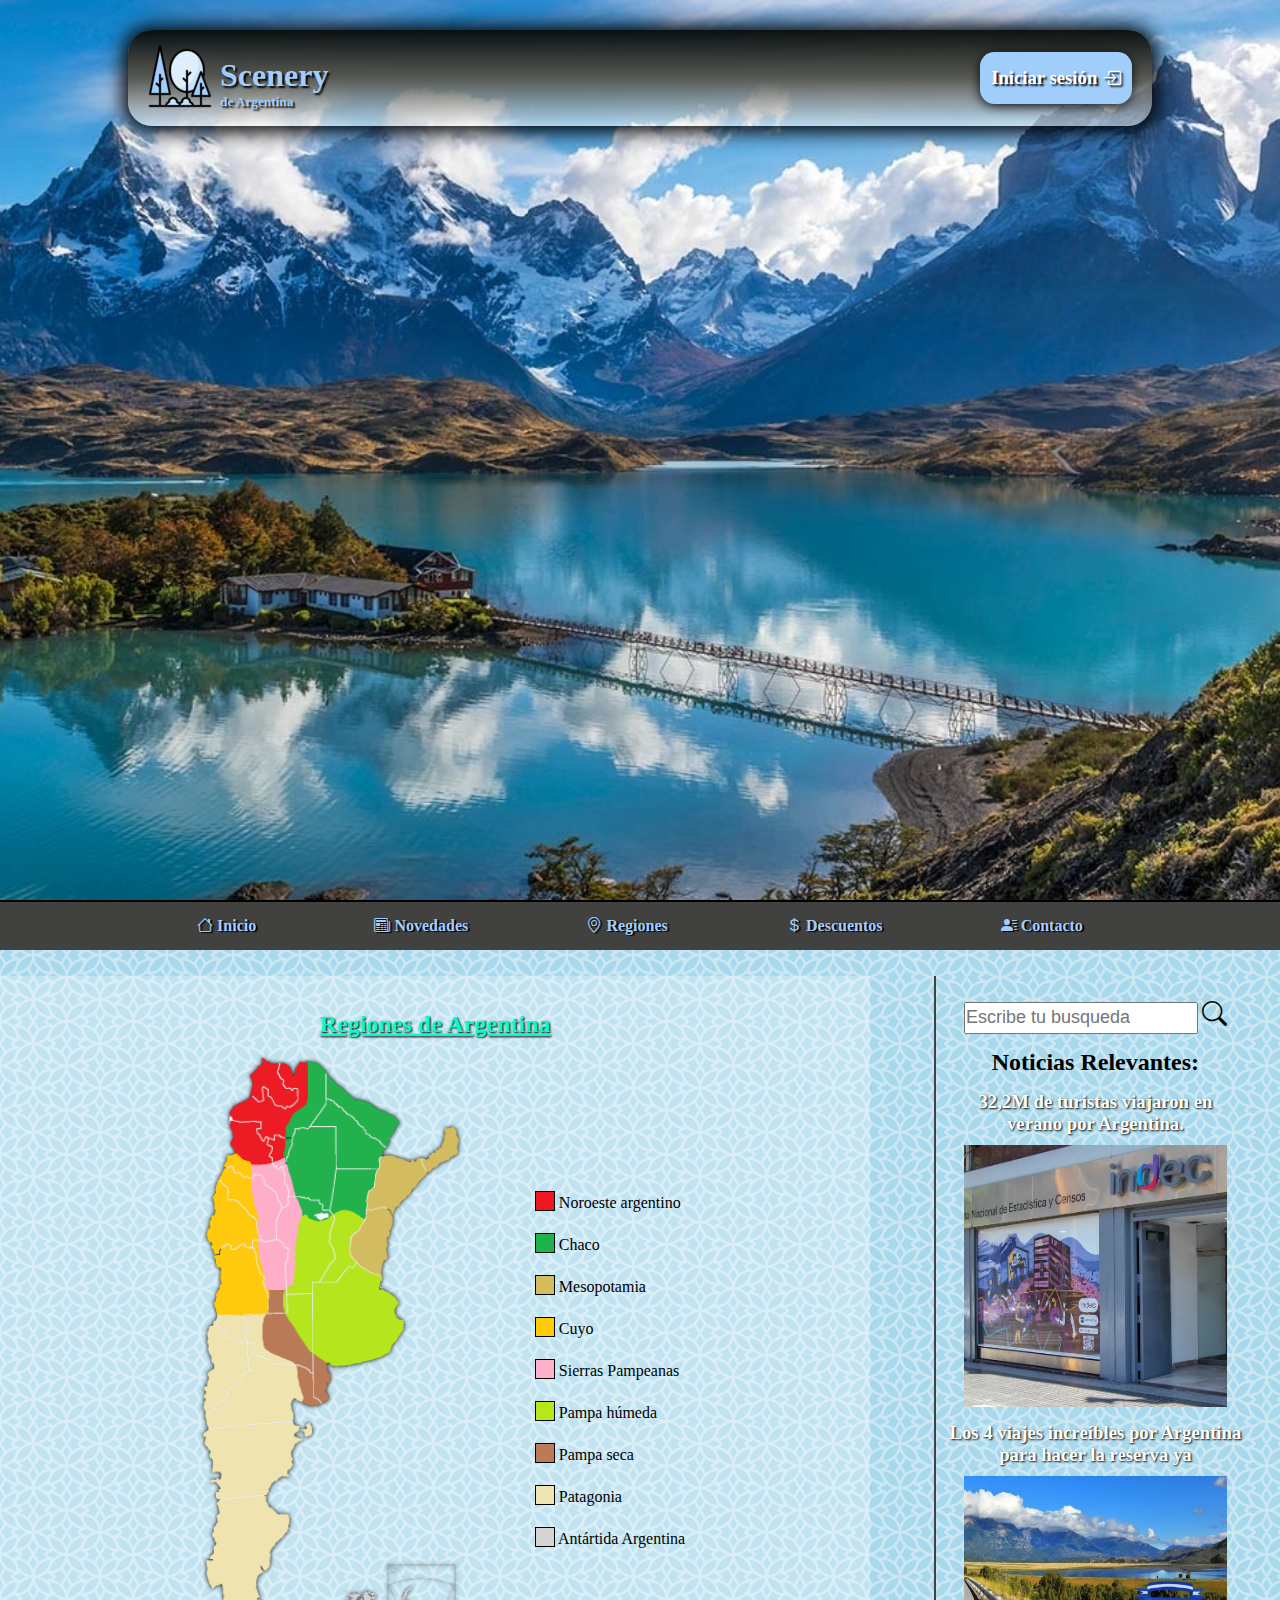
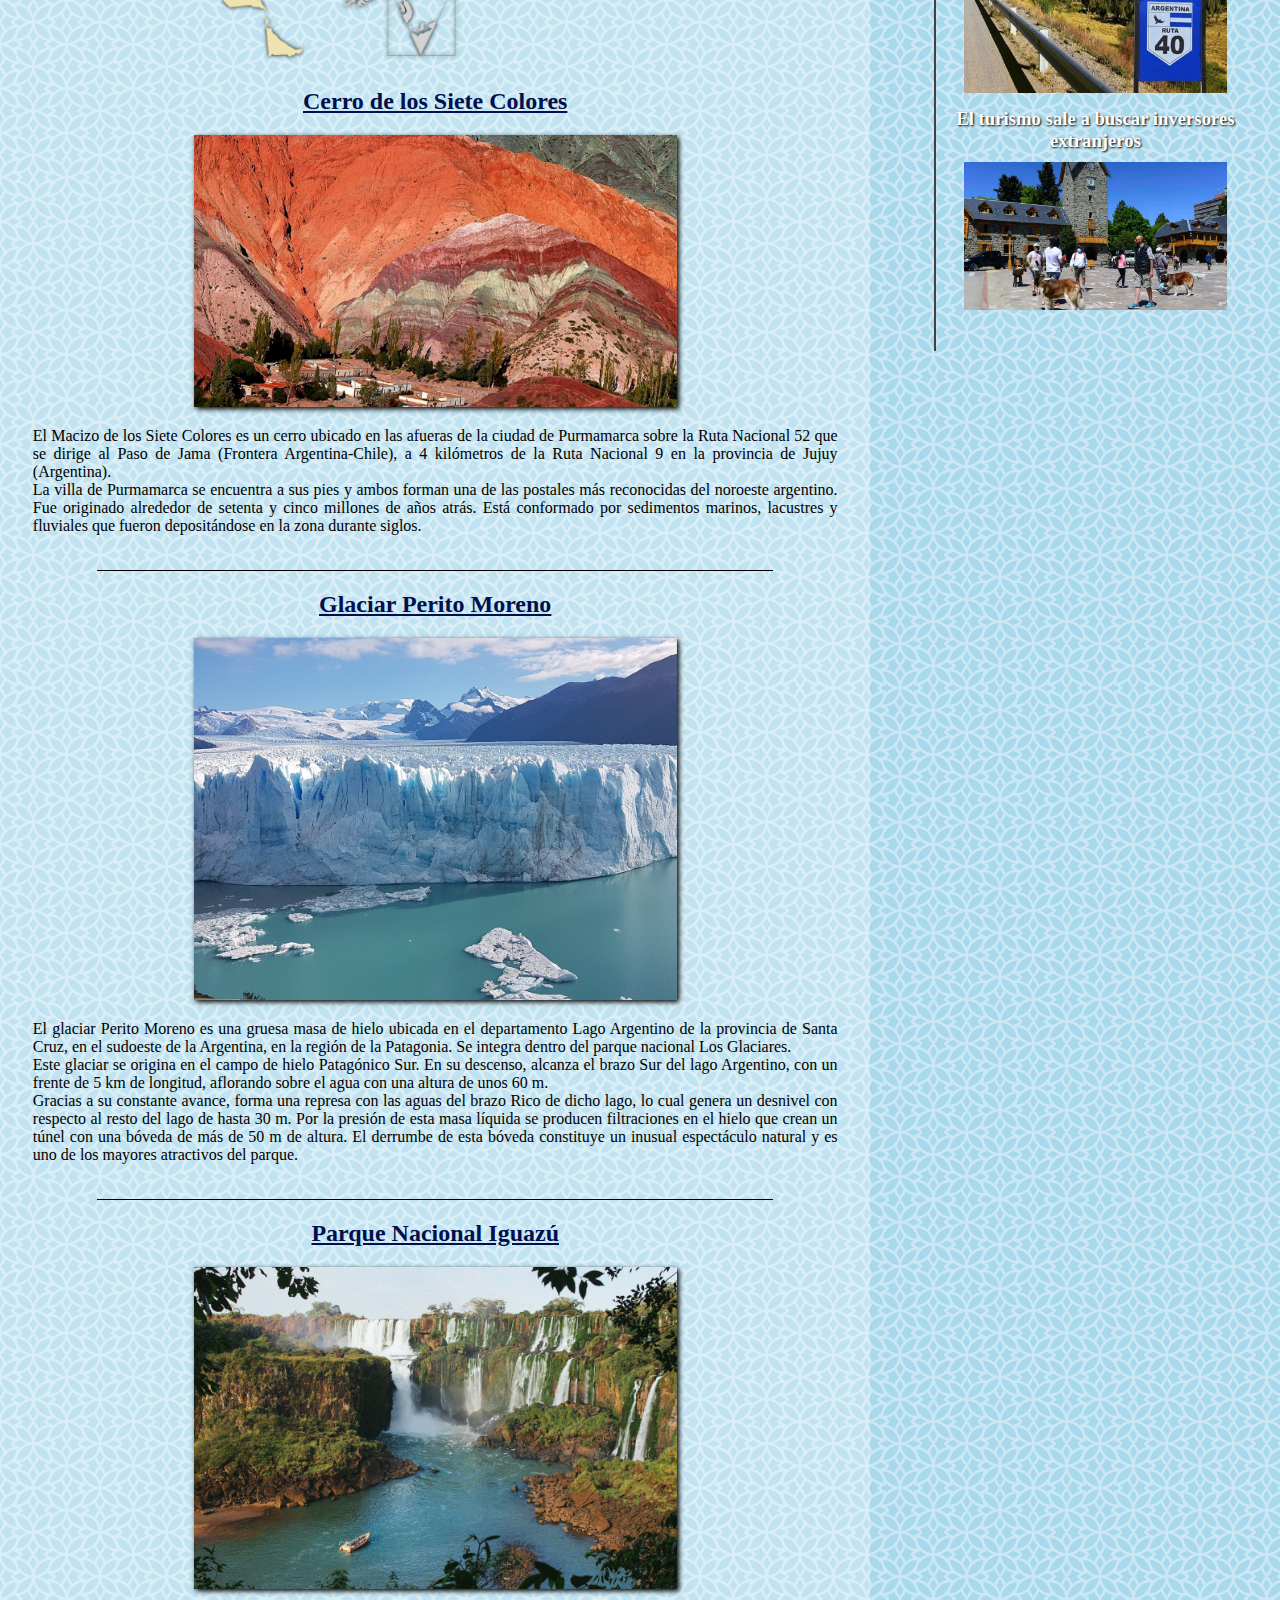
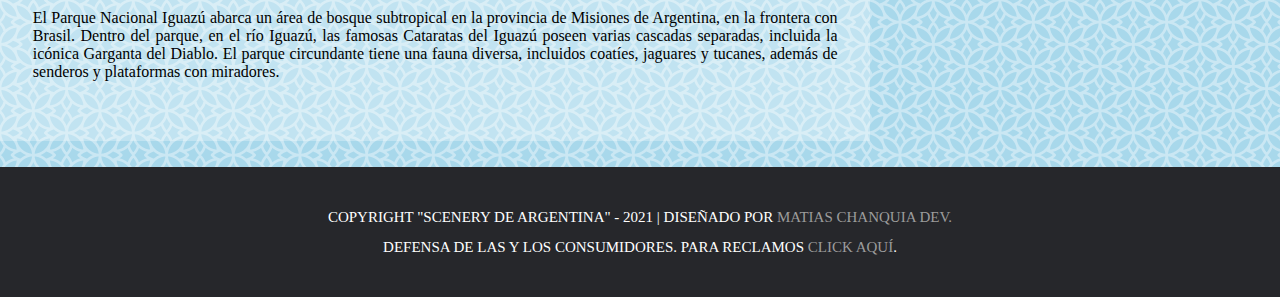
<file: index.html>
<!DOCTYPE html>
<html lang="es" dir="ltr">

<head>
  <meta charset="utf-8">
  <meta name="viewport" content="width=device-width, initial-scale=1.0">
  <title>Scenery | Paisajes Turisticos de Argentina</title>
  <link rel="stylesheet" href="./css/styles.css">
  <link rel="icon" href="favicon.ico" type="image/vnd.microsoft.icon">
  <link rel="stylesheet" href="https://cdn.jsdelivr.net/npm/bootstrap-icons@1.8.1/font/bootstrap-icons.css">
</head>

<body>
  <header id="header">
    <div id="header-superior">
      <div id="logo-principal">
        <a href="#">
          <img src="./images/scenery_64.png" alt="logo scenery">
          <div id="name-logo">
            <h1>Scenery</h1>
            <h5>de Argentina</h5>
          </div>
        </a>
      </div>
      
      <a id="boton-login" href="login.html">
        <h3>Iniciar sesión <i class="bi bi-box-arrow-in-right"></i></h3>
      </a>
    </div>
  </header>
  <nav id="menu">
    <ul>
      <li><a href="index.html"><i class="bi bi-house"></i> Inicio</a></li>
      <li><a href="#"><i class="bi bi-newspaper"></i> Novedades</a></li>
      <li>
        <a href="#"><i class="bi bi-geo-alt"></i> Regiones</a>
        <ul class="sub-menu">
          <li><a href="regiones/noa.html">NOA</a></li>
          <li><a href="regiones/chaco.html">Chaco</a></li>
          <li><a href="#">Mesopotamia</a></li>
          <li><a href="#">Cuyo</a></li>
          <li><a href="#">Sierras Pampeanas</a></li>
          <li><a href="#">Pampa húmeda</a></li>
          <li><a href="#">Pampa seca</a></li>
          <li><a href="#">Patagonia</a></li>
          <li><a href="#">Antártida Argentina</a></li>
        </ul>
      </li>
      <li><a href="#"><i class="bi bi-currency-dollar"></i> Descuentos</a></li>
      <li><a href="contacto.html"><i class="bi bi-person-lines-fill"></i> Contacto</a></li>
    </ul>
  </nav>
  <section id="section">
    <div class="regiones">
      <h2>Regiones de Argentina</h2>
      <div class="indice-regiones">
        <img src="./images/regiones.png" alt="regiones de Argentina">
        <ul>
          <li><a href="./regiones/noa.html"><span class="noa"></span> Noroeste argentino</a></li><br>
          <li><a href="./regiones/chaco.html"><span class="ch"></span> Chaco</a></li> <br>
          <li><a href=""><span class="meso"></span> Mesopotamia</a></li><br>
          <li><a href=""><span class="cuyo"></span> Cuyo</a></li><br>
          <li><a href=""><span class="si-pa"></span> Sierras Pampeanas</a></li><br>
          <li><a href=""><span class="pa-hu"></span> Pampa húmeda</a></li><br>
          <li><a href=""><span class="pa-se"></span> Pampa seca</a></li><br>
          <li><a href=""><span class="pata"></span> Patagonia</a></li><br>
          <li><a href=""><span class="an-ar"></span> Antártida Argentina</a></li>
        </ul>
      </div>
    </div>
    <article class="article">
      <h2>Cerro de los Siete Colores</h2>
      <img src="./images/cerro.jpg" alt="cerro de los 7 colores">
      <p>El Macizo de los Siete Colores es un cerro ubicado en las afueras de la ciudad de Purmamarca sobre la Ruta Nacional 52 que se dirige al Paso de Jama (Frontera Argentina-Chile), a 4 kilómetros de la Ruta Nacional 9 en la provincia de Jujuy (Argentina). <br>
        La villa de Purmamarca se encuentra a sus pies y ambos forman una de las postales más reconocidas del noroeste argentino.
        Fue originado alrededor de setenta y cinco millones de años atrás. Está conformado por sedimentos marinos, lacustres y fluviales que fueron depositándose en la zona durante siglos.</p>
    </article>
    <div class="div-horizontal"></div>
    <article class="article">
      <h2>Glaciar Perito Moreno</h2>
      <img src="./images/glaciar.jpg" alt="Glaciar Perito Moreno">
      <p>El glaciar Perito Moreno es una gruesa masa de hielo ubicada en el departamento Lago Argentino de la provincia de Santa Cruz, en el sudoeste de la Argentina, en la región de la Patagonia. Se integra dentro del parque nacional Los Glaciares. <br>
        Este glaciar se origina en el campo de hielo Patagónico Sur. En su descenso, alcanza el brazo Sur del lago Argentino, con un frente de 5 km de longitud, aflorando sobre el agua con una altura de unos 60 m. <br>
        Gracias a su constante avance, forma una represa con las aguas del brazo Rico de dicho lago, lo cual genera un desnivel con respecto al resto del lago de hasta 30 m. Por la presión de esta masa líquida se producen filtraciones en el hielo que crean un túnel con una bóveda de más de 50 m de altura. El derrumbe de esta bóveda constituye un inusual espectáculo natural y es uno de los mayores atractivos del parque.</p>
    </article>
    <div class="div-horizontal"></div>
    <article class="article">
      <h2>Parque Nacional Iguazú</h2>
      <img src="./images/iguazu.jpg" alt="Parque Nacional Iguazú">
      <p>El Parque Nacional Iguazú abarca un área de bosque subtropical en la provincia de Misiones de Argentina, en la frontera con Brasil. Dentro del parque, en el río Iguazú, las famosas Cataratas del Iguazú poseen varias cascadas separadas, incluida la icónica Garganta del Diablo. El parque circundante tiene una fauna diversa, incluidos coatíes, jaguares y tucanes, además de senderos y plataformas con miradores.</p>
    </article>
  </section>

  <aside id="aside">
    <form action="">
      <input type="text" placeholder="Escribe tu busqueda" name="buscador" id="buscador" required>
      <label for="buscador"><i class="bi bi-search"></i> </label>
    </form>
    <h2>Noticias Relevantes:</h2>
    <article>
      <h3><a title="Ver nota" href="https://www.expreso.info/noticias/internacional/87787_322m_de_turistas_viajaron_en_verano_por_argentina" target="_blank">32,2M de turistas viajaron en verano por Argentina.
        <img src="./images/indec.jpg" alt="indec">
      </a></h3>
    </article>
    <article>
      <h3><a title="Ver nota" href="https://www.cronista.com/clase/break/los-4-viajes-que-deberias-reservar-ya-si-quieres-disfrutar-de-la-semana-santa/" target="_blank">Los 4 viajes increíbles por Argentina para hacer la reserva ya
        <img src="./images/arg.jpg" alt="ruta argentina">
      </a></h3>
    </article>
    <article>
      <h3><a title="Ver nota" href="https://www.rionegro.com.ar/voy-turismo/el-turismo-sale-a-buscar-inversores-extranjeros-2203874/" target="_blank">El turismo sale a buscar inversores extranjeros
        <img src="./images/bariloche.webp" alt="bariloche">
      </a></h3>
    </article>
  </aside>
  
  <footer>
    <div>
      <p>Copyright "Scenery de Argentina" - 2021 | Diseñado por <a target="_blank" href="https://github.com/matiaschanquia">Matias Chanquia Dev.</a> </p>
      <p>Defensa de las y los consumidores. Para reclamos <a href="#">click aquí</a>.</p>
    </div>
  </footer>

</body>

</html>
</file>
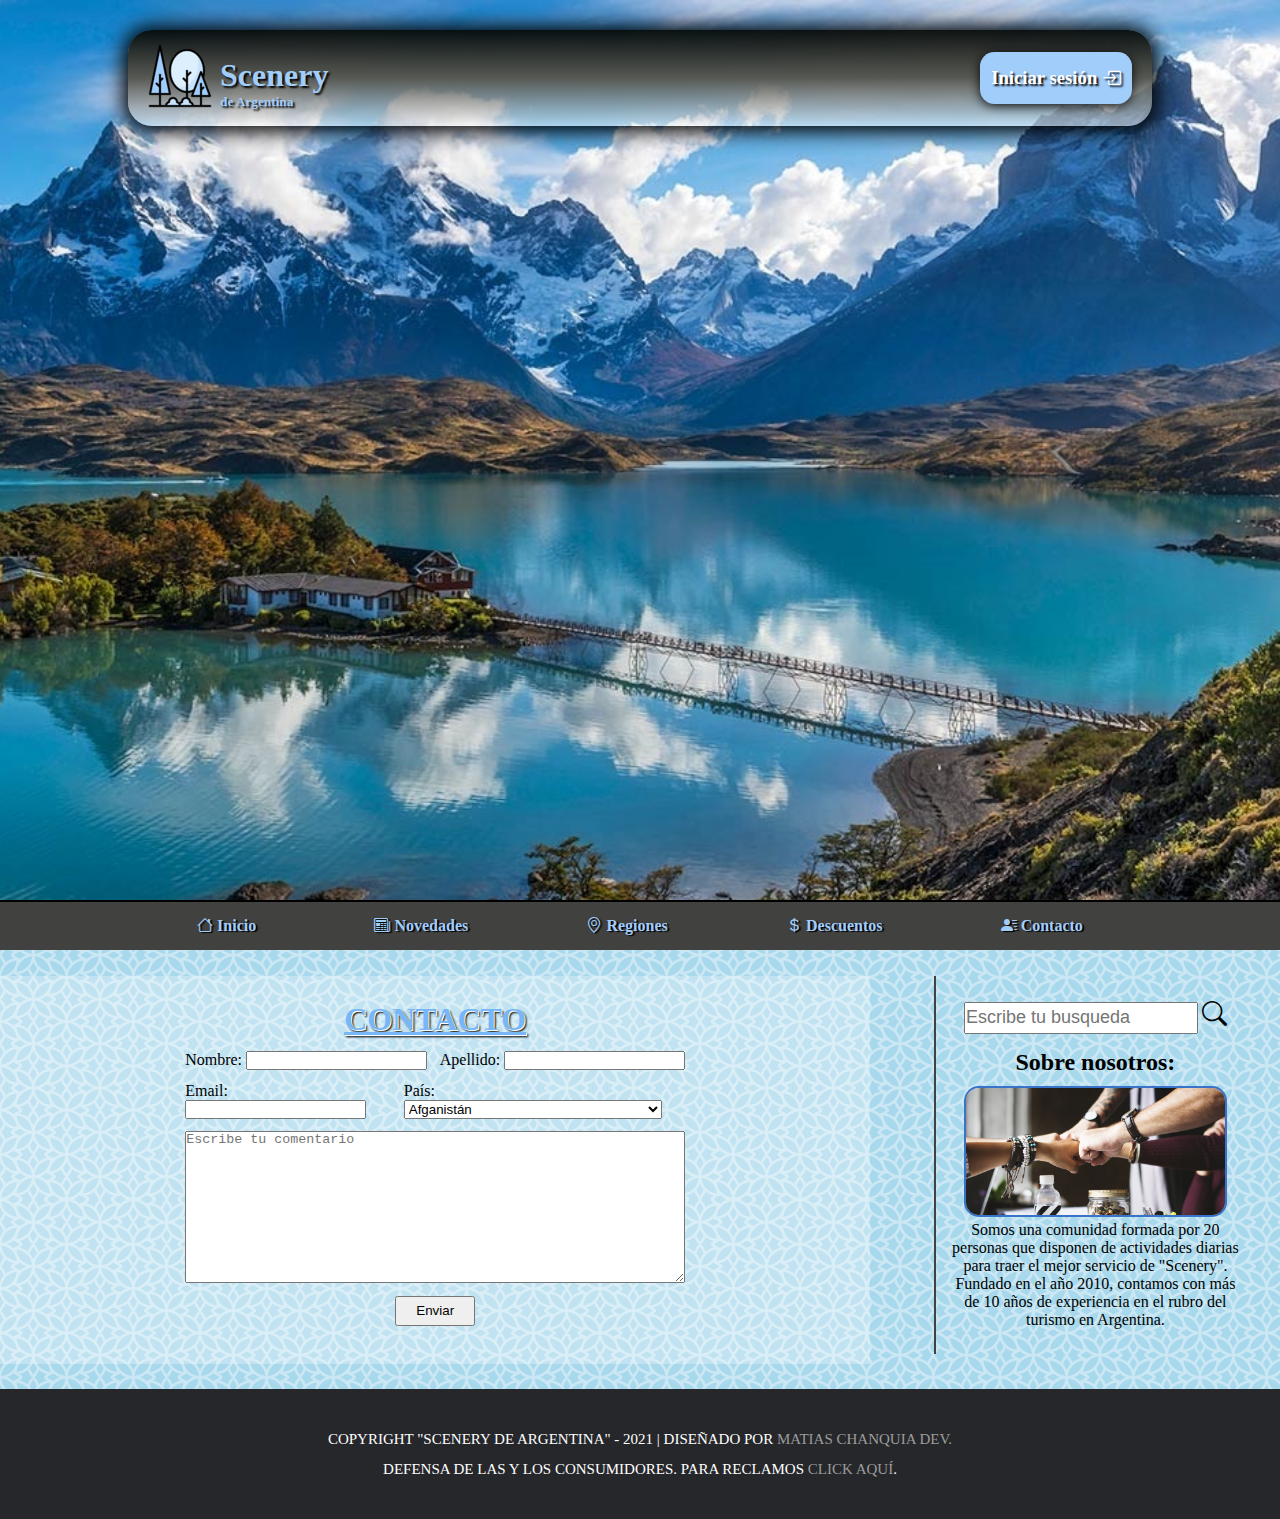
<file: contacto.html>
<!DOCTYPE html>
<html lang="es" dir="ltr">

<head>
    <meta charset="utf-8">
    <meta name="viewport" content="width=device-width, initial-scale=1.0">
    <title>Scenery | Contacto</title>
    <link rel="stylesheet" href="./css/styles.css">
    <link rel="icon" href="favicon.ico" type="image/vnd.microsoft.icon">
    <link rel="stylesheet" href="https://cdn.jsdelivr.net/npm/bootstrap-icons@1.8.1/font/bootstrap-icons.css">
</head>

<body>
    <header id="header">
        <div id="header-superior">
            <div id="logo-principal">
                <a href="#">
                    <img src="./images/scenery_64.png" alt="logo scenery">
                    <div id="name-logo">
                        <h1>Scenery</h1>
                        <h5>de Argentina</h5>
                    </div>
                </a>
            </div>

            <a id="boton-login" href="login.html">
                <h3>Iniciar sesión <i class="bi bi-box-arrow-in-right"></i></h3>
            </a>
        </div>
    </header>
    <nav id="menu">
        <ul>
            <li><a href="index.html"><i class="bi bi-house"></i> Inicio</a></li>
            <li><a href="#"><i class="bi bi-newspaper"></i> Novedades</a></li>
            <li>
                <a href="#"><i class="bi bi-geo-alt"></i> Regiones</a>
                <ul class="sub-menu">
                    <li><a href="regiones/noa.html">NOA</a></li>
                    <li><a href="regiones/chaco.html">Chaco</a></li>
                    <li><a href="#">Mesopotamia</a></li>
                    <li><a href="#">Cuyo</a></li>
                    <li><a href="#">Sierras Pampeanas</a></li>
                    <li><a href="#">Pampa húmeda</a></li>
                    <li><a href="#">Pampa seca</a></li>
                    <li><a href="#">Patagonia</a></li>
                    <li><a href="#">Antártida Argentina</a></li>
                </ul>
            </li>
            <li><a href="#"><i class="bi bi-currency-dollar"></i> Descuentos</a></li>
            <li><a href="#"><i class="bi bi-person-lines-fill"></i> Contacto</a></li>
        </ul>
    </nav>
    <section id="section">
        <h1 class="titulo-contact">Contacto</h1>
        <form action="" class="form-contact">
            <div>
                <div>
                    <label for="name">Nombre:</label>
                    <input type="text" id="name" name="name">
                </div>
                <div>
                    <label for="apellido">Apellido:</label>
                    <input type="text" id="apellido" name="apellido">
                </div>
            </div>
            <div>
                <div>
                    <label for="email">Email:</label>
                    <input type="email" id="email" name="email">
                </div>
                <div>
                    <label for="pais">País:</label>
                    <select id="pais" name="pais">
                        <option value="AF" selected>Afganistán</option>
                        <option value="AL">Albania</option>
                        <option value="DE">Alemania</option>
                        <option value="AD">Andorra</option>
                        <option value="AO">Angola</option>
                        <option value="AI">Anguilla</option>
                        <option value="AQ">Antártida</option>
                        <option value="AG">Antigua y Barbuda</option>
                        <option value="AN">Antillas Holandesas</option>
                        <option value="SA">Arabia Saudí</option>
                        <option value="DZ">Argelia</option>
                        <option value="AR">Argentina</option>
                        <option value="AM">Armenia</option>
                        <option value="AW">Aruba</option>
                        <option value="AU">Australia</option>
                        <option value="AT">Austria</option>
                        <option value="AZ">Azerbaiyán</option>
                        <option value="BS">Bahamas</option>
                        <option value="BH">Bahrein</option>
                        <option value="BD">Bangladesh</option>
                        <option value="BB">Barbados</option>
                        <option value="BE">Bélgica</option>
                        <option value="BZ">Belice</option>
                        <option value="BJ">Benin</option>
                        <option value="BM">Bermudas</option>
                        <option value="BY">Bielorrusia</option>
                        <option value="MM">Birmania</option>
                        <option value="BO">Bolivia</option>
                        <option value="BA">Bosnia y Herzegovina</option>
                        <option value="BW">Botswana</option>
                        <option value="BR">Brasil</option>
                        <option value="BN">Brunei</option>
                        <option value="BG">Bulgaria</option>
                        <option value="BF">Burkina Faso</option>
                        <option value="BI">Burundi</option>
                        <option value="BT">Bután</option>
                        <option value="CV">Cabo Verde</option>
                        <option value="KH">Camboya</option>
                        <option value="CM">Camerún</option>
                        <option value="CA">Canadá</option>
                        <option value="TD">Chad</option>
                        <option value="CL">Chile</option>
                        <option value="CN">China</option>
                        <option value="CY">Chipre</option>
                        <option value="VA">Ciudad del Vaticano (Santa Sede)</option>
                        <option value="CO">Colombia</option>
                        <option value="KM">Comores</option>
                        <option value="CG">Congo</option>
                        <option value="CD">Congo, República Democrática del</option>
                        <option value="KR">Corea</option>
                        <option value="KP">Corea del Norte</option>
                        <option value="CI">Costa de Marfíl</option>
                        <option value="CR">Costa Rica</option>
                        <option value="HR">Croacia (Hrvatska)</option>
                        <option value="CU">Cuba</option>
                        <option value="DK">Dinamarca</option>
                        <option value="DJ">Djibouti</option>
                        <option value="DM">Dominica</option>
                        <option value="EC">Ecuador</option>
                        <option value="EG">Egipto</option>
                        <option value="SV">El Salvador</option>
                        <option value="AE">Emiratos Árabes Unidos</option>
                        <option value="ER">Eritrea</option>
                        <option value="SI">Eslovenia</option>
                        <option value="ES">España</option>
                        <option value="US">Estados Unidos</option>
                        <option value="EE">Estonia</option>
                        <option value="ET">Etiopía</option>
                        <option value="FJ">Fiji</option>
                        <option value="PH">Filipinas</option>
                        <option value="FI">Finlandia</option>
                        <option value="FR">Francia</option>
                        <option value="GA">Gabón</option>
                        <option value="GM">Gambia</option>
                        <option value="GE">Georgia</option>
                        <option value="GH">Ghana</option>
                        <option value="GI">Gibraltar</option>
                        <option value="GD">Granada</option>
                        <option value="GR">Grecia</option>
                        <option value="GL">Groenlandia</option>
                        <option value="GP">Guadalupe</option>
                        <option value="GU">Guam</option>
                        <option value="GT">Guatemala</option>
                        <option value="GY">Guayana</option>
                        <option value="GF">Guayana Francesa</option>
                        <option value="GN">Guinea</option>
                        <option value="GQ">Guinea Ecuatorial</option>
                        <option value="GW">Guinea-Bissau</option>
                        <option value="HT">Haití</option>
                        <option value="HN">Honduras</option>
                        <option value="HU">Hungría</option>
                        <option value="IN">India</option>
                        <option value="ID">Indonesia</option>
                        <option value="IQ">Irak</option>
                        <option value="IR">Irán</option>
                        <option value="IE">Irlanda</option>
                        <option value="BV">Isla Bouvet</option>
                        <option value="CX">Isla de Christmas</option>
                        <option value="IS">Islandia</option>
                        <option value="KY">Islas Caimán</option>
                        <option value="CK">Islas Cook</option>
                        <option value="CC">Islas de Cocos o Keeling</option>
                        <option value="FO">Islas Faroe</option>
                        <option value="HM">Islas Heard y McDonald</option>
                        <option value="FK">Islas Malvinas</option>
                        <option value="MP">Islas Marianas del Norte</option>
                        <option value="MH">Islas Marshall</option>
                        <option value="UM">Islas menores de Estados Unidos</option>
                        <option value="PW">Islas Palau</option>
                        <option value="SB">Islas Salomón</option>
                        <option value="SJ">Islas Svalbard y Jan Mayen</option>
                        <option value="TK">Islas Tokelau</option>
                        <option value="TC">Islas Turks y Caicos</option>
                        <option value="VI">Islas Vírgenes (EEUU)</option>
                        <option value="VG">Islas Vírgenes (Reino Unido)</option>
                        <option value="WF">Islas Wallis y Futuna</option>
                        <option value="IL">Israel</option>
                        <option value="IT">Italia</option>
                        <option value="JM">Jamaica</option>
                        <option value="JP">Japón</option>
                        <option value="JO">Jordania</option>
                        <option value="KZ">Kazajistán</option>
                        <option value="KE">Kenia</option>
                        <option value="KG">Kirguizistán</option>
                        <option value="KI">Kiribati</option>
                        <option value="KW">Kuwait</option>
                        <option value="LA">Laos</option>
                        <option value="LS">Lesotho</option>
                        <option value="LV">Letonia</option>
                        <option value="LB">Líbano</option>
                        <option value="LR">Liberia</option>
                        <option value="LY">Libia</option>
                        <option value="LI">Liechtenstein</option>
                        <option value="LT">Lituania</option>
                        <option value="LU">Luxemburgo</option>
                        <option value="MK">Macedonia, Ex-República Yugoslava de</option>
                        <option value="MG">Madagascar</option>
                        <option value="MY">Malasia</option>
                        <option value="MW">Malawi</option>
                        <option value="MV">Maldivas</option>
                        <option value="ML">Malí</option>
                        <option value="MT">Malta</option>
                        <option value="MA">Marruecos</option>
                        <option value="MQ">Martinica</option>
                        <option value="MU">Mauricio</option>
                        <option value="MR">Mauritania</option>
                        <option value="YT">Mayotte</option>
                        <option value="MX">México</option>
                        <option value="FM">Micronesia</option>
                        <option value="MD">Moldavia</option>
                        <option value="MC">Mónaco</option>
                        <option value="MN">Mongolia</option>
                        <option value="MS">Montserrat</option>
                        <option value="MZ">Mozambique</option>
                        <option value="NA">Namibia</option>
                        <option value="NR">Nauru</option>
                        <option value="NP">Nepal</option>
                        <option value="NI">Nicaragua</option>
                        <option value="NE">Níger</option>
                        <option value="NG">Nigeria</option>
                        <option value="NU">Niue</option>
                        <option value="NF">Norfolk</option>
                        <option value="NO">Noruega</option>
                        <option value="NC">Nueva Caledonia</option>
                        <option value="NZ">Nueva Zelanda</option>
                        <option value="OM">Omán</option>
                        <option value="NL">Países Bajos</option>
                        <option value="PA">Panamá</option>
                        <option value="PG">Papúa Nueva Guinea</option>
                        <option value="PK">Paquistán</option>
                        <option value="PY">Paraguay</option>
                        <option value="PE">Perú</option>
                        <option value="PN">Pitcairn</option>
                        <option value="PF">Polinesia Francesa</option>
                        <option value="PL">Polonia</option>
                        <option value="PT">Portugal</option>
                        <option value="PR">Puerto Rico</option>
                        <option value="QA">Qatar</option>
                        <option value="UK">Reino Unido</option>
                        <option value="CF">República Centroafricana</option>
                        <option value="CZ">República Checa</option>
                        <option value="ZA">República de Sudáfrica</option>
                        <option value="DO">República Dominicana</option>
                        <option value="SK">República Eslovaca</option>
                        <option value="RE">Reunión</option>
                        <option value="RW">Ruanda</option>
                        <option value="RO">Rumania</option>
                        <option value="RU">Rusia</option>
                        <option value="EH">Sahara Occidental</option>
                        <option value="KN">Saint Kitts y Nevis</option>
                        <option value="WS">Samoa</option>
                        <option value="AS">Samoa Americana</option>
                        <option value="SM">San Marino</option>
                        <option value="VC">San Vicente y Granadinas</option>
                        <option value="SH">Santa Helena</option>
                        <option value="LC">Santa Lucía</option>
                        <option value="ST">Santo Tomé y Príncipe</option>
                        <option value="SN">Senegal</option>
                        <option value="SC">Seychelles</option>
                        <option value="SL">Sierra Leona</option>
                        <option value="SG">Singapur</option>
                        <option value="SY">Siria</option>
                        <option value="SO">Somalia</option>
                        <option value="LK">Sri Lanka</option>
                        <option value="PM">St Pierre y Miquelon</option>
                        <option value="SZ">Suazilandia</option>
                        <option value="SD">Sudán</option>
                        <option value="SE">Suecia</option>
                        <option value="CH">Suiza</option>
                        <option value="SR">Surinam</option>
                        <option value="TH">Tailandia</option>
                        <option value="TW">Taiwán</option>
                        <option value="TZ">Tanzania</option>
                        <option value="TJ">Tayikistán</option>
                        <option value="TF">Territorios franceses del Sur</option>
                        <option value="TP">Timor Oriental</option>
                        <option value="TG">Togo</option>
                        <option value="TO">Tonga</option>
                        <option value="TT">Trinidad y Tobago</option>
                        <option value="TN">Túnez</option>
                        <option value="TM">Turkmenistán</option>
                        <option value="TR">Turquía</option>
                        <option value="TV">Tuvalu</option>
                        <option value="UA">Ucrania</option>
                        <option value="UG">Uganda</option>
                        <option value="UY">Uruguay</option>
                        <option value="UZ">Uzbekistán</option>
                        <option value="VU">Vanuatu</option>
                        <option value="VE">Venezuela</option>
                        <option value="VN">Vietnam</option>
                        <option value="YE">Yemen</option>
                        <option value="YU">Yugoslavia</option>
                        <option value="ZM">Zambia</option>
                        <option value="ZW">Zimbabue</option>
                        </select>
                </div>
            </div>
            <textarea placeholder="Escribe tu comentario" name="comentario" id="comentario" cols="30" rows="10"></textarea>
            <input type="submit" value="Enviar">
        </form>
    </section>

    <aside id="aside">
        <form action="">
            <input type="text" placeholder="Escribe tu busqueda" name="buscador" id="buscador" required>
            <label for="buscador"><i class="bi bi-search"></i> </label>
        </form>
        <h2>Sobre nosotros:</h2>
        <img class="nosotros" src="./images/sobre_nosotros.jpg" alt="trabajo en equipo">
        <p>Somos una comunidad formada por 20 personas que disponen de actividades diarias para traer el mejor servicio de "Scenery". Fundado en el año 2010, contamos con más de 10 años de experiencia en el rubro del turismo en Argentina.</p>
    </aside>

    <footer>
        <div>
            <p>Copyright "Scenery de Argentina" - 2021 | Diseñado por <a target="_blank"
                    href="https://github.com/matiaschanquia">Matias Chanquia Dev.</a> </p>
            <p>Defensa de las y los consumidores. Para reclamos <a href="#">click aquí</a>.</p>
        </div>
    </footer>

</body>

</html>
</file>
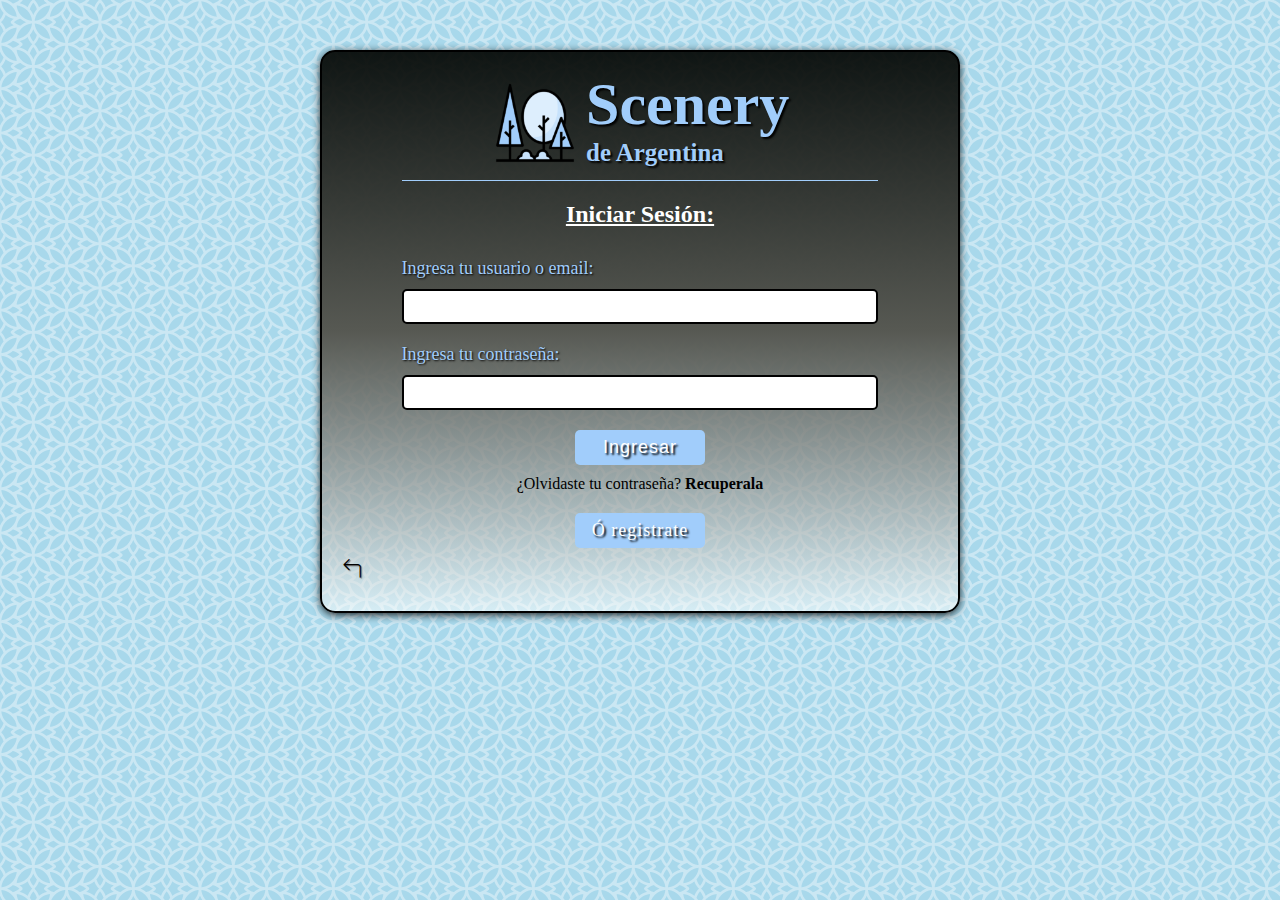
<file: login.html>
<!DOCTYPE html>
<html lang="es">
<head>
    <meta charset="UTF-8">
    <meta http-equiv="X-UA-Compatible" content="IE=edge">
    <meta name="viewport" content="width=device-width, initial-scale=1.0">
    <title>Scenery | Iniciar Sesión</title>
    <link rel="stylesheet" href="./css/styles.css">
    <link rel="icon" href="favicon.ico" type="image/vnd.microsoft.icon">
    <link rel="stylesheet" href="https://cdn.jsdelivr.net/npm/bootstrap-icons@1.8.1/font/bootstrap-icons.css">
</head>
<body>
    <section>
        <div class="login-container">
            <div id="logo-principal">
                  <img src="./images/scenery_128.png" alt="logo scenery">
                  <div id="name-logo">
                    <h1>Scenery</h1>
                    <h5>de Argentina</h5>
                  </div>
            </div>
            <div class="div-horizontal-login"></div>
            <h2>Iniciar Sesión:</h2>
            <form action="">
                <label for="user">Ingresa tu usuario o email:</label>
                <input type="text" id="user" name="user" required>
                <label for="password">Ingresa tu contraseña:</label>
                <input type="password" id="password" name="password" required>
                <input type="submit" value="Ingresar">
            </form>
            <p class="recuperar">¿Olvidaste tu contraseña? <a href="recuperar.html">Recuperala</a></p>
            <a class="signup" href="registrar.html">Ó registrate</a>
            <p class="back-home"><a href="index.html"><i class="bi bi-arrow-90deg-left"></i></a></p>
        </div>
    </section>
</body>
</html>
</file>
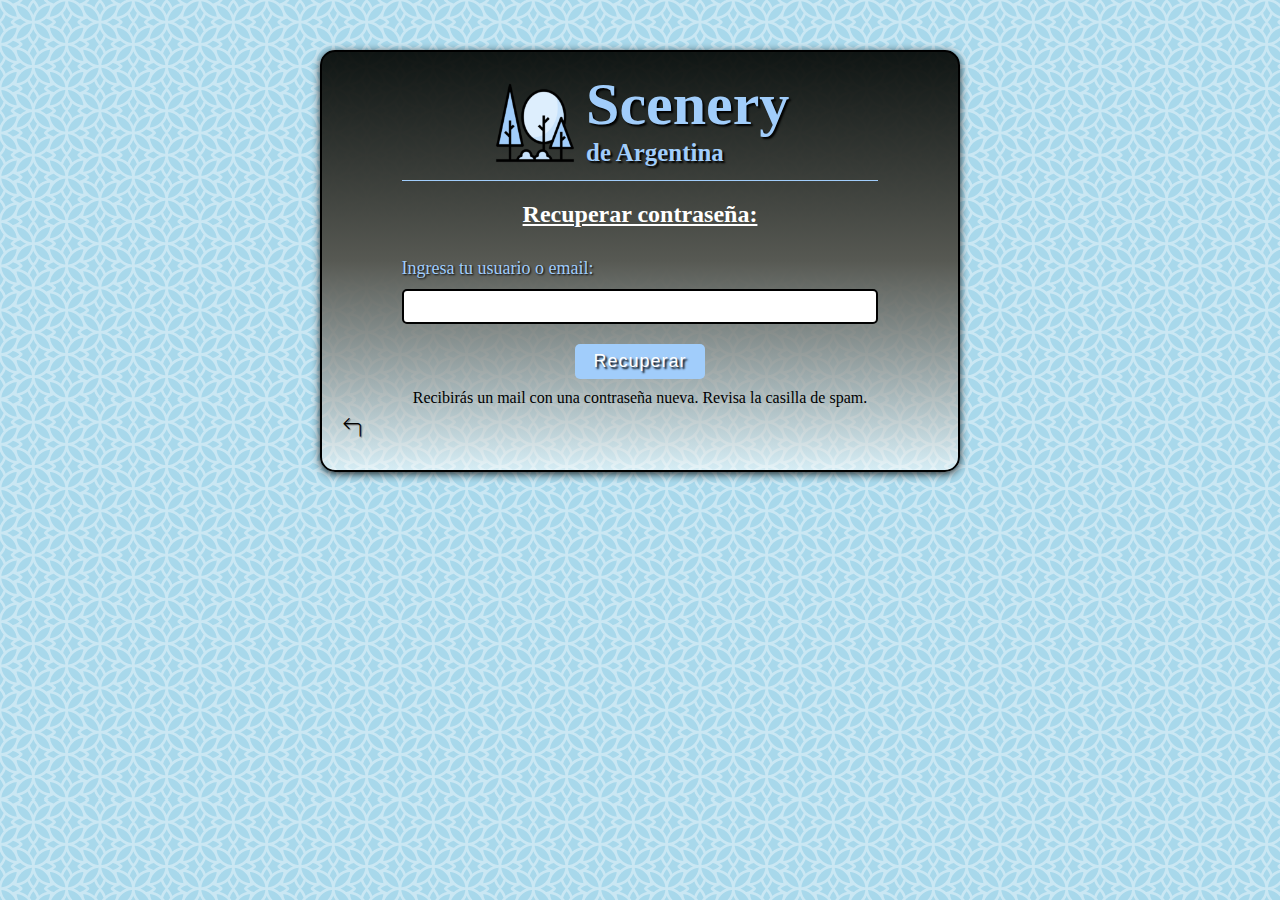
<file: recuperar.html>
<!DOCTYPE html>
<html lang="es">
<head>
    <meta charset="UTF-8">
    <meta http-equiv="X-UA-Compatible" content="IE=edge">
    <meta name="viewport" content="width=device-width, initial-scale=1.0">
    <title>Scenery | Recuperar contraseña</title>
    <link rel="stylesheet" href="./css/styles.css">
    <link rel="icon" href="favicon.ico" type="image/vnd.microsoft.icon">
    <link rel="stylesheet" href="https://cdn.jsdelivr.net/npm/bootstrap-icons@1.8.1/font/bootstrap-icons.css">
</head>
<body>
    <section>
        <div class="login-container">
            <div id="logo-principal">
                  <img src="./images/scenery_128.png" alt="logo scenery">
                  <div id="name-logo">
                    <h1>Scenery</h1>
                    <h5>de Argentina</h5>
                  </div>
            </div>
            <div class="div-horizontal-login"></div>
            <h2>Recuperar contraseña:</h2>
            <form action="">
                <label for="user">Ingresa tu usuario o email:</label>
                <input type="text" id="user" name="user" required>
                <input type="submit" value="Recuperar">
            </form>
            <p>Recibirás un mail con una contraseña nueva. Revisa la casilla de spam.</p>
            <p class="back-home"><a href="login.html"><i class="bi bi-arrow-90deg-left"></i></a></p>
        </div>
    </section>
</body>
</html>
</file>
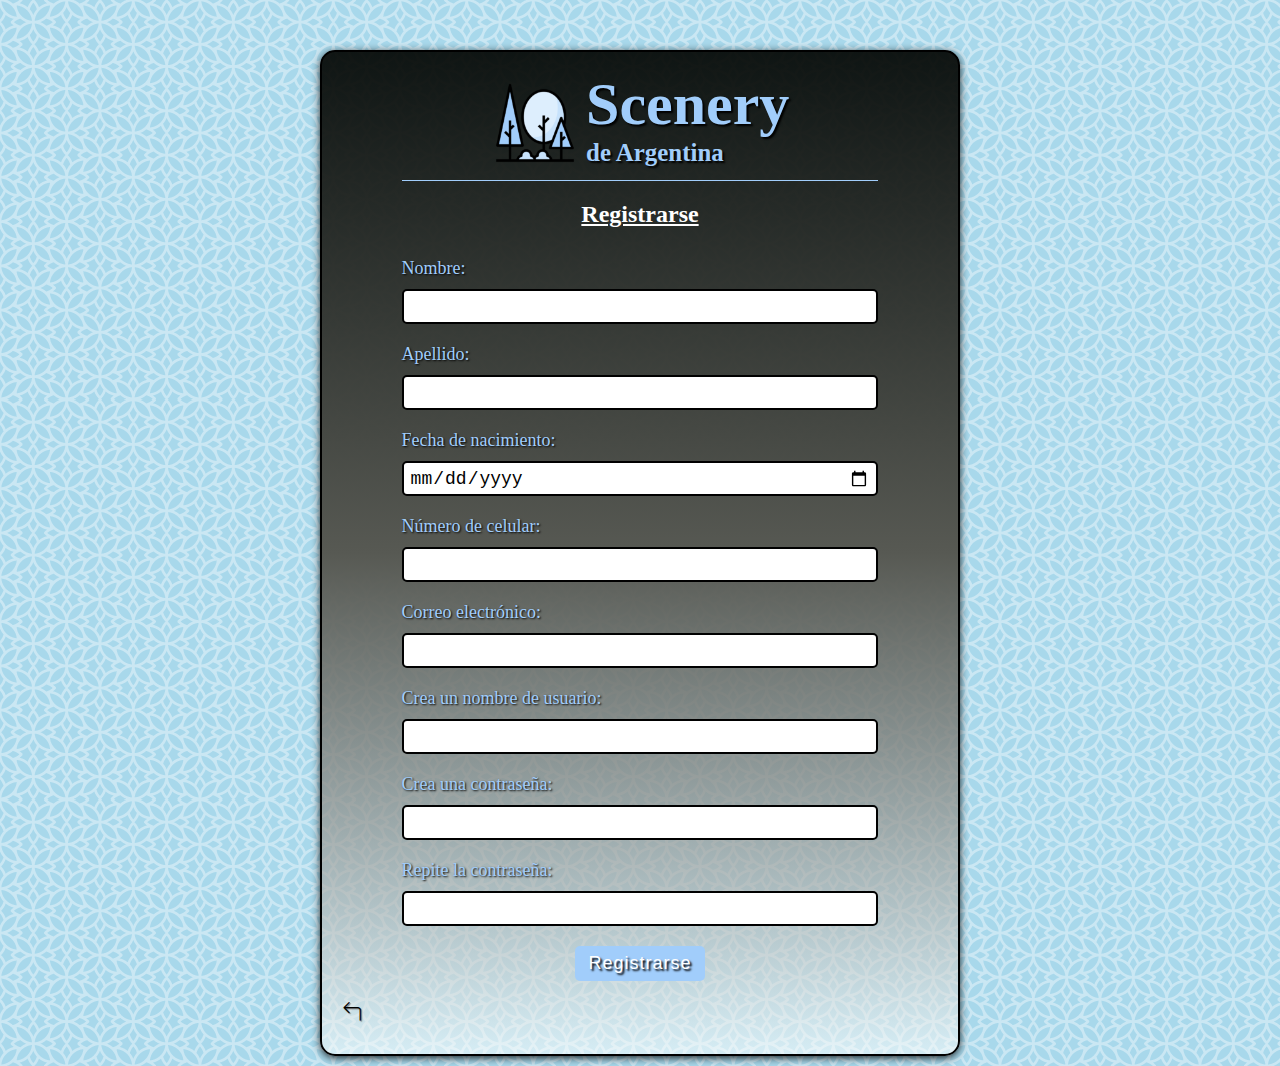
<file: registrar.html>
<!DOCTYPE html>
<html lang="es">
<head>
    <meta charset="UTF-8">
    <meta http-equiv="X-UA-Compatible" content="IE=edge">
    <meta name="viewport" content="width=device-width, initial-scale=1.0">
    <title>Scenery | Registrarse</title>
    <link rel="stylesheet" href="./css/styles.css">
    <link rel="icon" href="favicon.ico" type="image/vnd.microsoft.icon">
    <link rel="stylesheet" href="https://cdn.jsdelivr.net/npm/bootstrap-icons@1.8.1/font/bootstrap-icons.css">
</head>
<body>
    <section>
        <div class="login-container">
            <div id="logo-principal">
                  <img src="./images/scenery_128.png" alt="logo scenery">
                  <div id="name-logo">
                    <h1>Scenery</h1>
                    <h5>de Argentina</h5>
                  </div>
            </div>
            <div class="div-horizontal-login"></div>
            <h2>Registrarse</h2>
            <form action="">
                <label for="name">Nombre:</label>
                <input type="text" id="name" name="name" required>
                <label for="apellido">Apellido:</label>
                <input type="text" id="apellido" name="apellido" required>
                <label for="nacimiento">Fecha de nacimiento:</label>
                <input type="date" id="nacimiento" name="nacimiento" required>
                <label for="telefono">Número de celular:</label>
                <input type="number" id="telefono" name="telefono" required>
                <label for="email">Correo electrónico:</label>
                <input type="text" id="name" name="name" required>
                <label for="user">Crea un nombre de usuario:</label>
                <input type="text" id="user" name="user" required>
                <label for="password">Crea una contraseña:</label>
                <input type="password" id="password" name="password" required>
                <label for="password">Repite la contraseña:</label>
                <input type="password" id="password" name="password" required>
                <input type="submit" value="Registrarse" >
            </form>
            <p class="back-home"><a href="login.html"><i class="bi bi-arrow-90deg-left"></i></a></p>
        </div>
    </section>
</body>
</html>
</file>
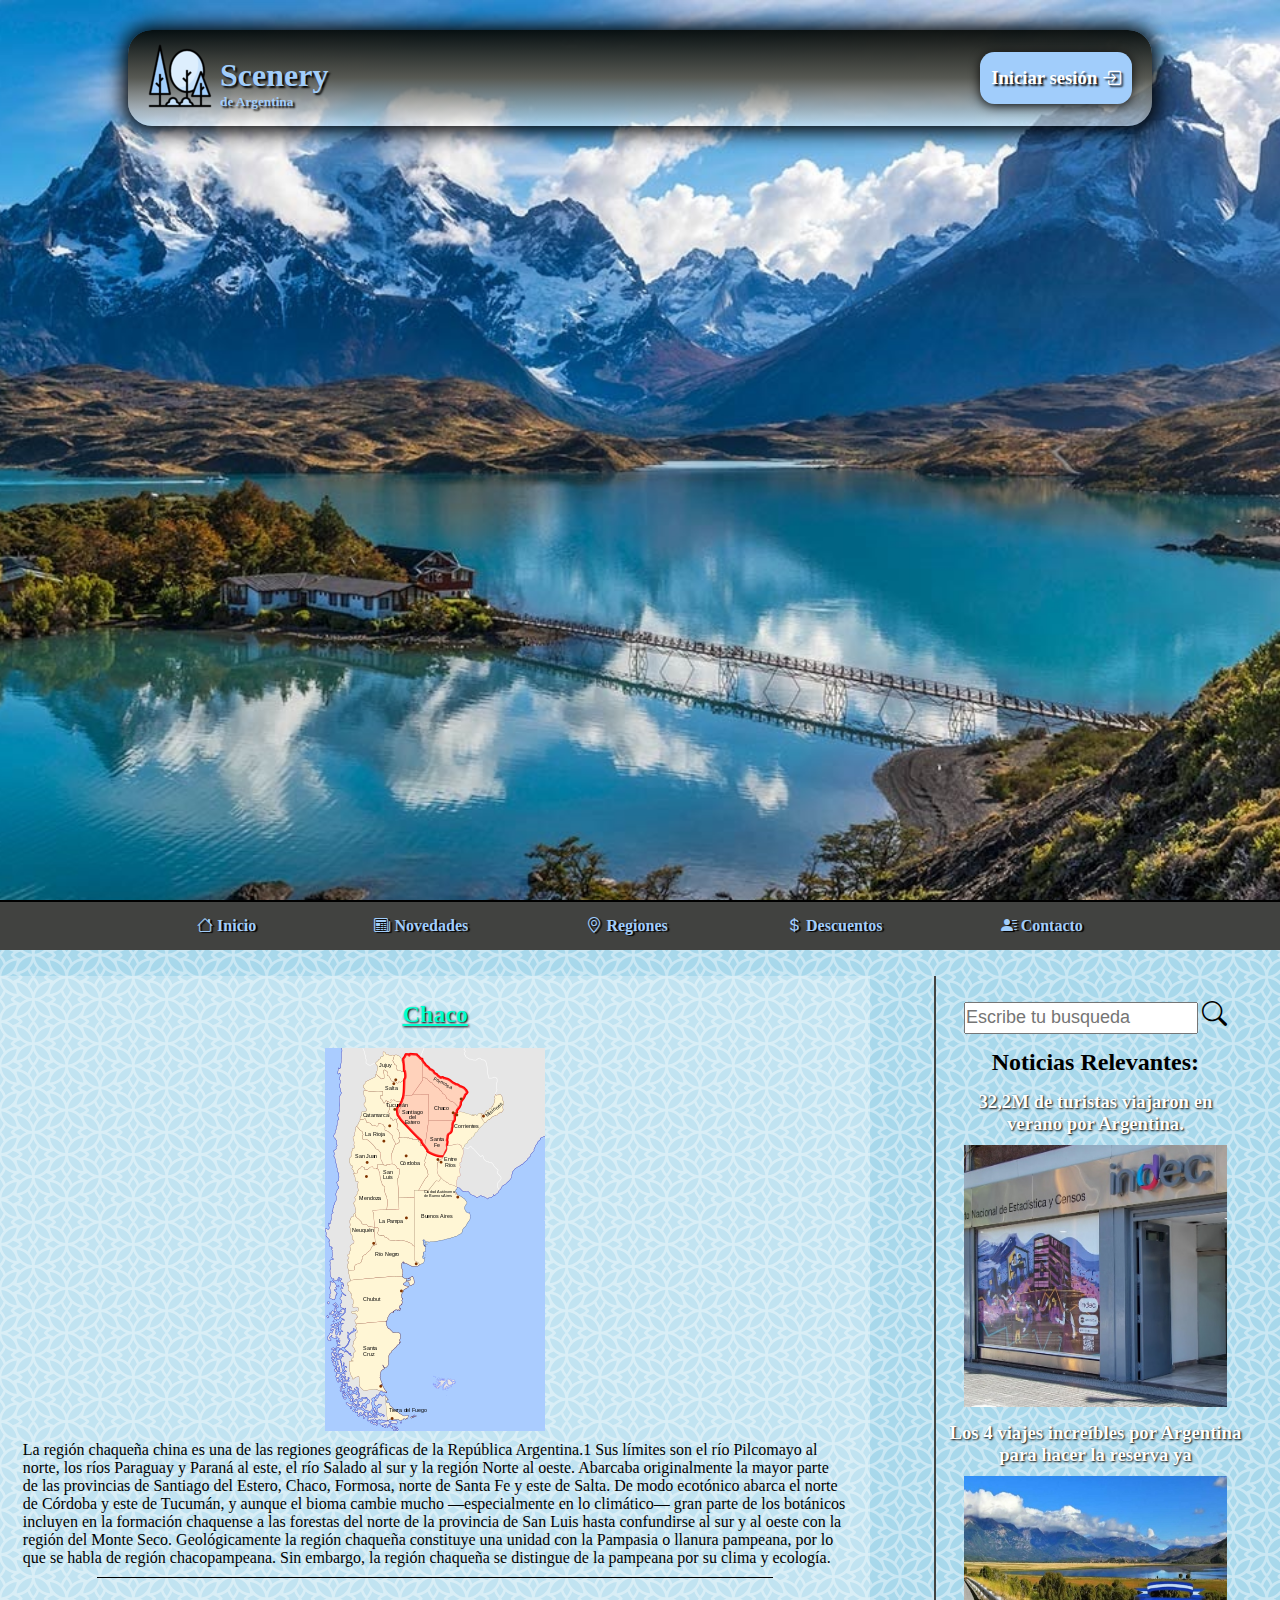
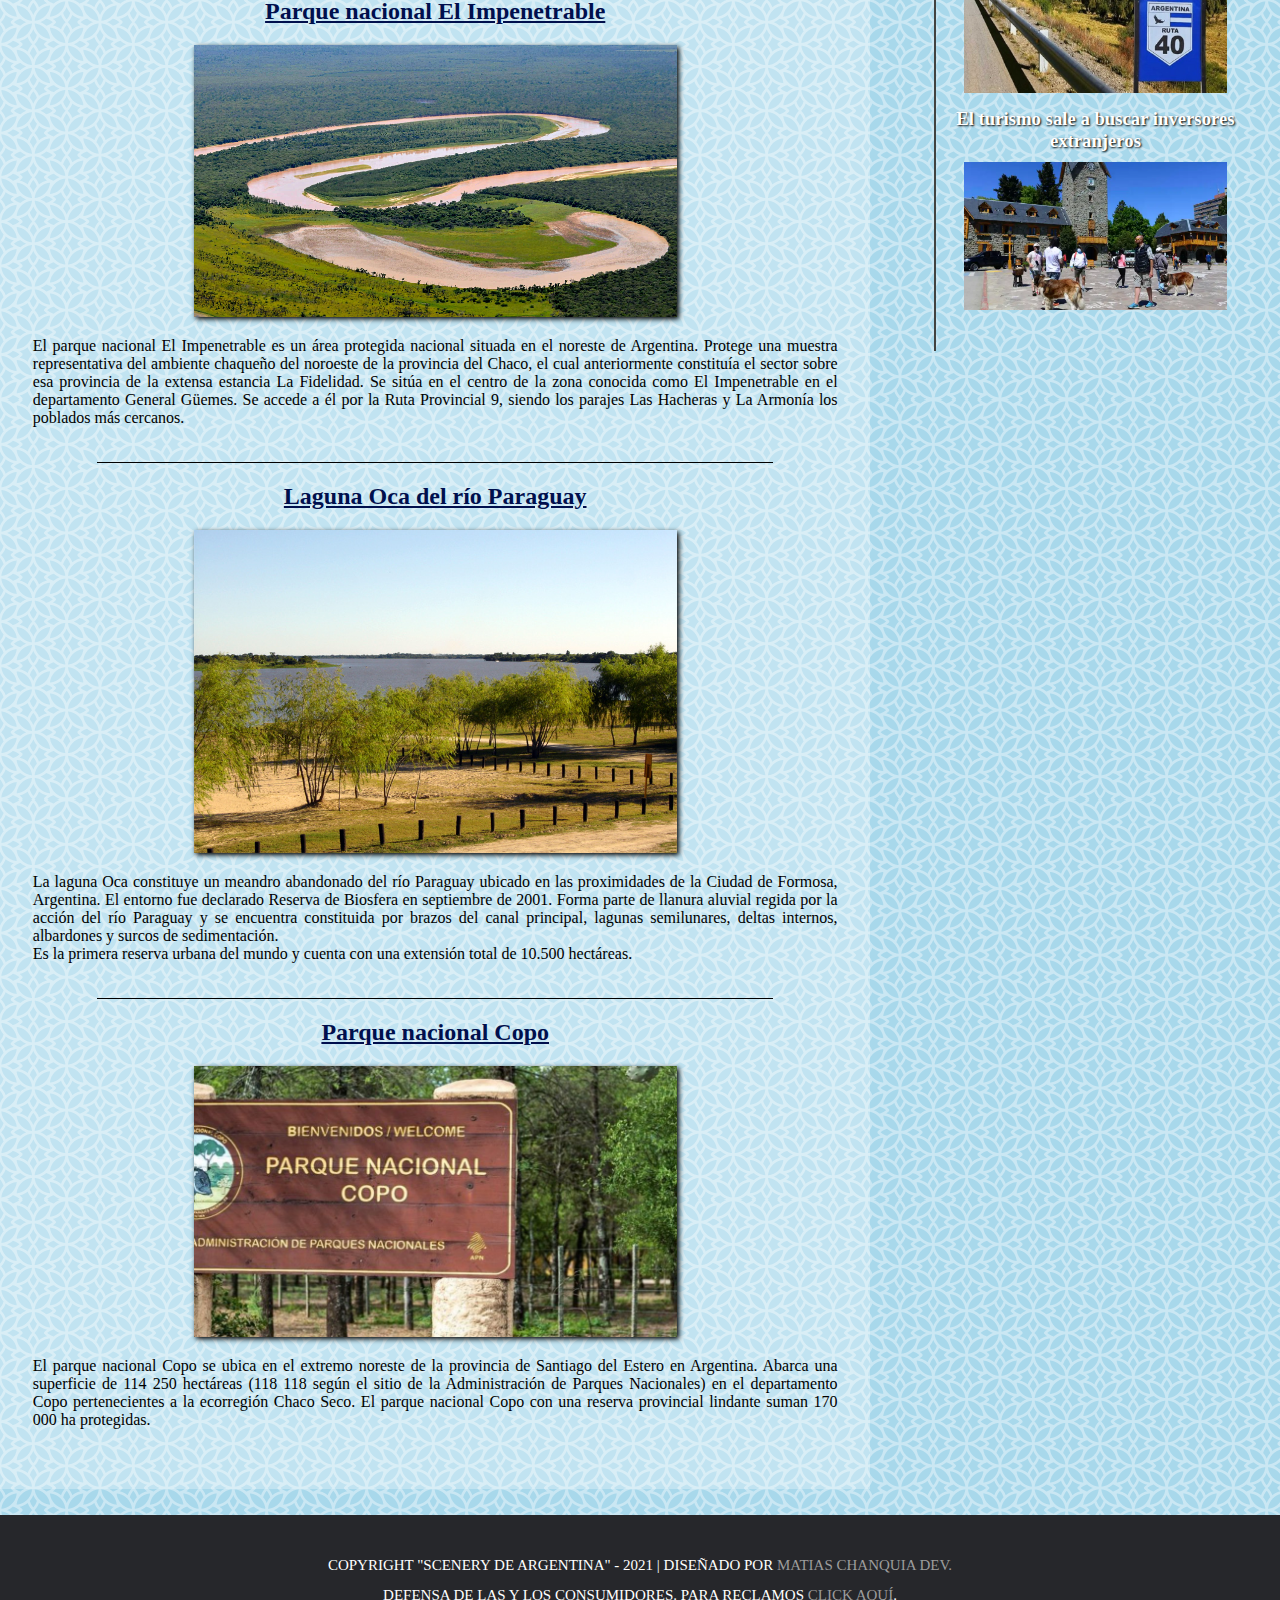
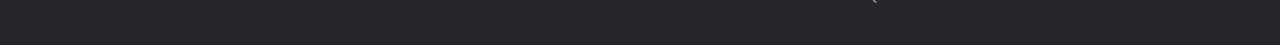
<file: regiones/chaco.html>
<!DOCTYPE html>
<html lang="es" dir="ltr">

<head>
  <meta charset="utf-8">
  <meta name="viewport" content="width=device-width, initial-scale=1.0">
  <title>Scenery | Regiones - Chaco</title>
  <link rel="stylesheet" href="../css/styles.css">
  <link rel="icon" href="../favicon.ico" type="image/vnd.microsoft.icon">
  <link rel="stylesheet" href="https://cdn.jsdelivr.net/npm/bootstrap-icons@1.8.1/font/bootstrap-icons.css">
</head>

<body>
  <header id="header">
    <div id="header-superior">
      <div id="logo-principal">
        <a href="#">
          <img src="../images/scenery_64.png" alt="logo scenery">
          <div id="name-logo">
            <h1>Scenery</h1>
            <h5>de Argentina</h5>
          </div>
        </a>
      </div>
      
      <a id="boton-login" href="../login.html">
        <h3>Iniciar sesión <i class="bi bi-box-arrow-in-right"></i></h3>
      </a>
    </div>
  </header>
  <nav id="menu">
    <ul>
      <li><a href="../index.html"><i class="bi bi-house"></i> Inicio</a></li>
      <li><a href="#"><i class="bi bi-newspaper"></i> Novedades</a></li>
      <li>
        <a href="#"><i class="bi bi-geo-alt"></i> Regiones</a>
        <ul class="sub-menu">
          <li><a href="noa.html">NOA</a></li>
          <li><a href="chaco.html">Chaco</a></li>
          <li><a href="#">Mesopotamia</a></li>
          <li><a href="#">Cuyo</a></li>
          <li><a href="#">Sierras Pampeanas</a></li>
          <li><a href="#">Pampa húmeda</a></li>
          <li><a href="#">Pampa seca</a></li>
          <li><a href="#">Patagonia</a></li>
          <li><a href="#">Antártida Argentina</a></li>
        </ul>
      </li>
      <li><a href="#"><i class="bi bi-currency-dollar"></i> Descuentos</a></li>
      <li><a href="../contacto.html"><i class="bi bi-person-lines-fill"></i> Contacto</a></li>
    </ul>
  </nav>
  <section id="section">
    <div class="present-region">
        <h2>Chaco</h2>
        <img src="../images/chaco.png" alt="mapa argentino - chaco">
        <p>La región chaqueña china es una de las regiones geográficas de la República Argentina.1 Sus límites son el río Pilcomayo al norte, los ríos Paraguay y Paraná al este, el río Salado al sur y la región Norte al oeste. Abarcaba originalmente la mayor parte de las provincias de Santiago del Estero, Chaco, Formosa, norte de Santa Fe y este de Salta. De modo ecotónico abarca el norte de Córdoba y este de Tucumán, y aunque el bioma cambie mucho —especialmente en lo climático— gran parte de los botánicos incluyen en la formación chaquense a las forestas del norte de la provincia de San Luis hasta confundirse al sur y al oeste con la región del Monte Seco. Geológicamente la región chaqueña constituye una unidad con la Pampasia o llanura pampeana, por lo que se habla de región chacopampeana. Sin embargo, la región chaqueña se distingue de la pampeana por su clima y ecología.</p>
    </div>
    <div class="div-horizontal"></div>
    <article class="article">
        <h2>Parque nacional El Impenetrable</h2>
        <img src="../images/el-impenetrable.jpg" alt="el impenetable">
        <p>El parque nacional El Impenetrable es un área protegida nacional situada en el noreste de Argentina. Protege una muestra representativa del ambiente chaqueño del noroeste de la provincia del Chaco, el cual anteriormente constituía el sector sobre esa provincia de la extensa estancia La Fidelidad. Se sitúa en el centro de la zona conocida como El Impenetrable en el departamento General Güemes. Se accede a él por la Ruta Provincial 9, siendo los parajes Las Hacheras y La Armonía los poblados más cercanos.</p>
    </article>
    <div class="div-horizontal"></div>
    <article class="article">
        <h2>Laguna Oca del río Paraguay</h2>
        <img src="../images/lagunaoca.jpg" alt="Laguna Oca del río Paraguay">
        <p>La laguna Oca constituye un meandro abandonado del río Paraguay ubicado en las proximidades de la Ciudad de Formosa, Argentina. El entorno fue declarado Reserva de Biosfera en septiembre de 2001. Forma parte de llanura aluvial regida por la acción del río Paraguay y se encuentra constituida por brazos del canal principal, lagunas semilunares, deltas internos, albardones y surcos de sedimentación. <br>
          Es la primera reserva urbana del mundo y cuenta con una extensión total de 10.500 hectáreas.</p>
    </article>
    <div class="div-horizontal"></div>
    <article class="article">
        <h2>Parque nacional Copo</h2>
        <img src="../images/parquecopo.jpg" alt="Parque nacional Copo">
        <p>El parque nacional Copo se ubica en el extremo noreste de la provincia de Santiago del Estero en Argentina. Abarca una superficie de 114 250 hectáreas (118 118 según el sitio de la Administración de Parques Nacionales) en el departamento Copo pertenecientes a la ecorregión Chaco Seco. El parque nacional Copo con una reserva provincial lindante suman 170 000 ha protegidas.</p>
    </article>
  </section>

  <aside id="aside">
    <form action="">
      <input type="text" placeholder="Escribe tu busqueda" name="buscador" id="buscador" required>
      <label for="buscador"><i class="bi bi-search"></i> </label>
    </form>
    <h2>Noticias Relevantes:</h2>
    <article>
      <h3><a title="Ver nota" href="https://www.expreso.info/noticias/internacional/87787_322m_de_turistas_viajaron_en_verano_por_argentina" target="_blank">32,2M de turistas viajaron en verano por Argentina.
        <img src="../images/indec.jpg" alt="indec">
      </a></h3>
    </article>
    <article>
      <h3><a title="Ver nota" href="https://www.cronista.com/clase/break/los-4-viajes-que-deberias-reservar-ya-si-quieres-disfrutar-de-la-semana-santa/" target="_blank">Los 4 viajes increíbles por Argentina para hacer la reserva ya
        <img src="../images/arg.jpg" alt="ruta argentina">
      </a></h3>
    </article>
    <article>
      <h3><a title="Ver nota" href="https://www.rionegro.com.ar/voy-turismo/el-turismo-sale-a-buscar-inversores-extranjeros-2203874/" target="_blank">El turismo sale a buscar inversores extranjeros
        <img src="../images/bariloche.webp" alt="bariloche">
      </a></h3>
    </article>
  </aside>
  
  <footer>
    <div>
      <p>Copyright "Scenery de Argentina" - 2021 | Diseñado por <a target="_blank" href="https://github.com/matiaschanquia">Matias Chanquia Dev.</a> </p>
      <p>Defensa de las y los consumidores. Para reclamos <a href="#">click aquí</a>.</p>
    </div>
  </footer>

</body>

</html>
</file>
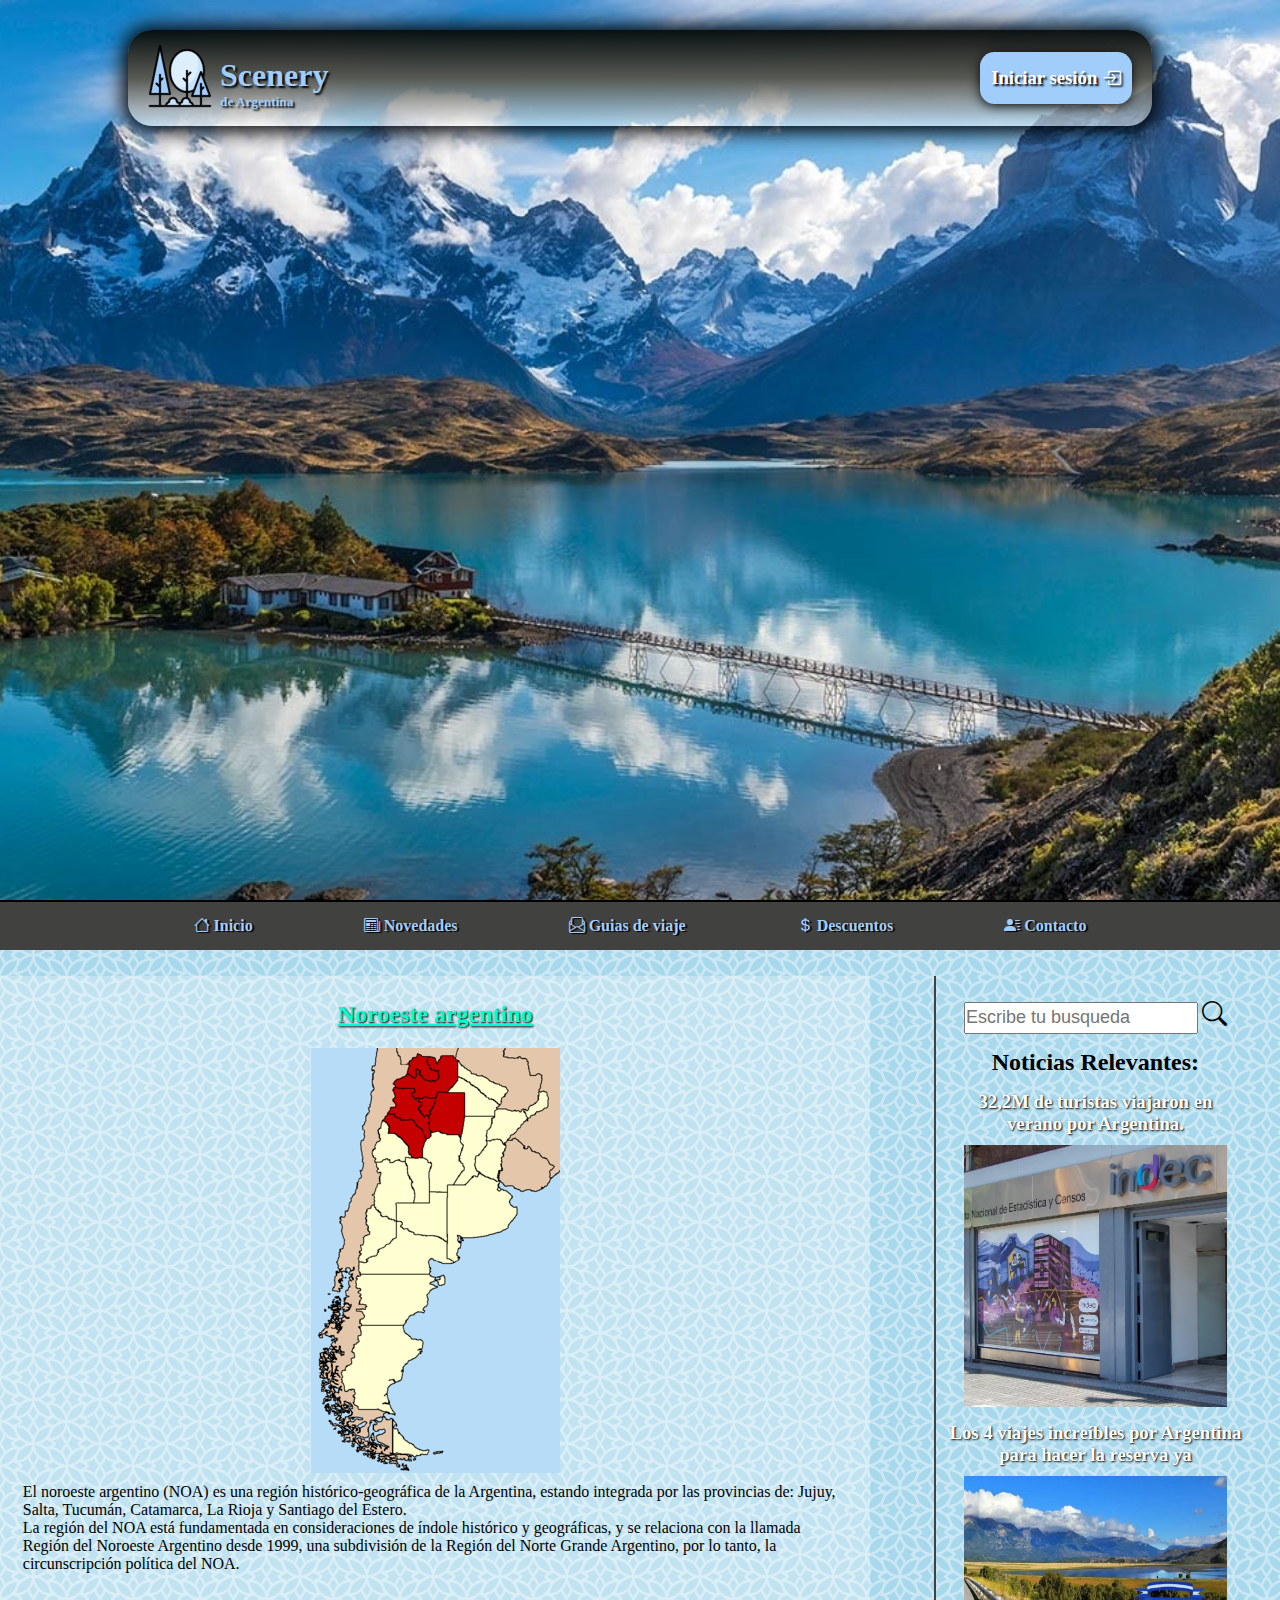
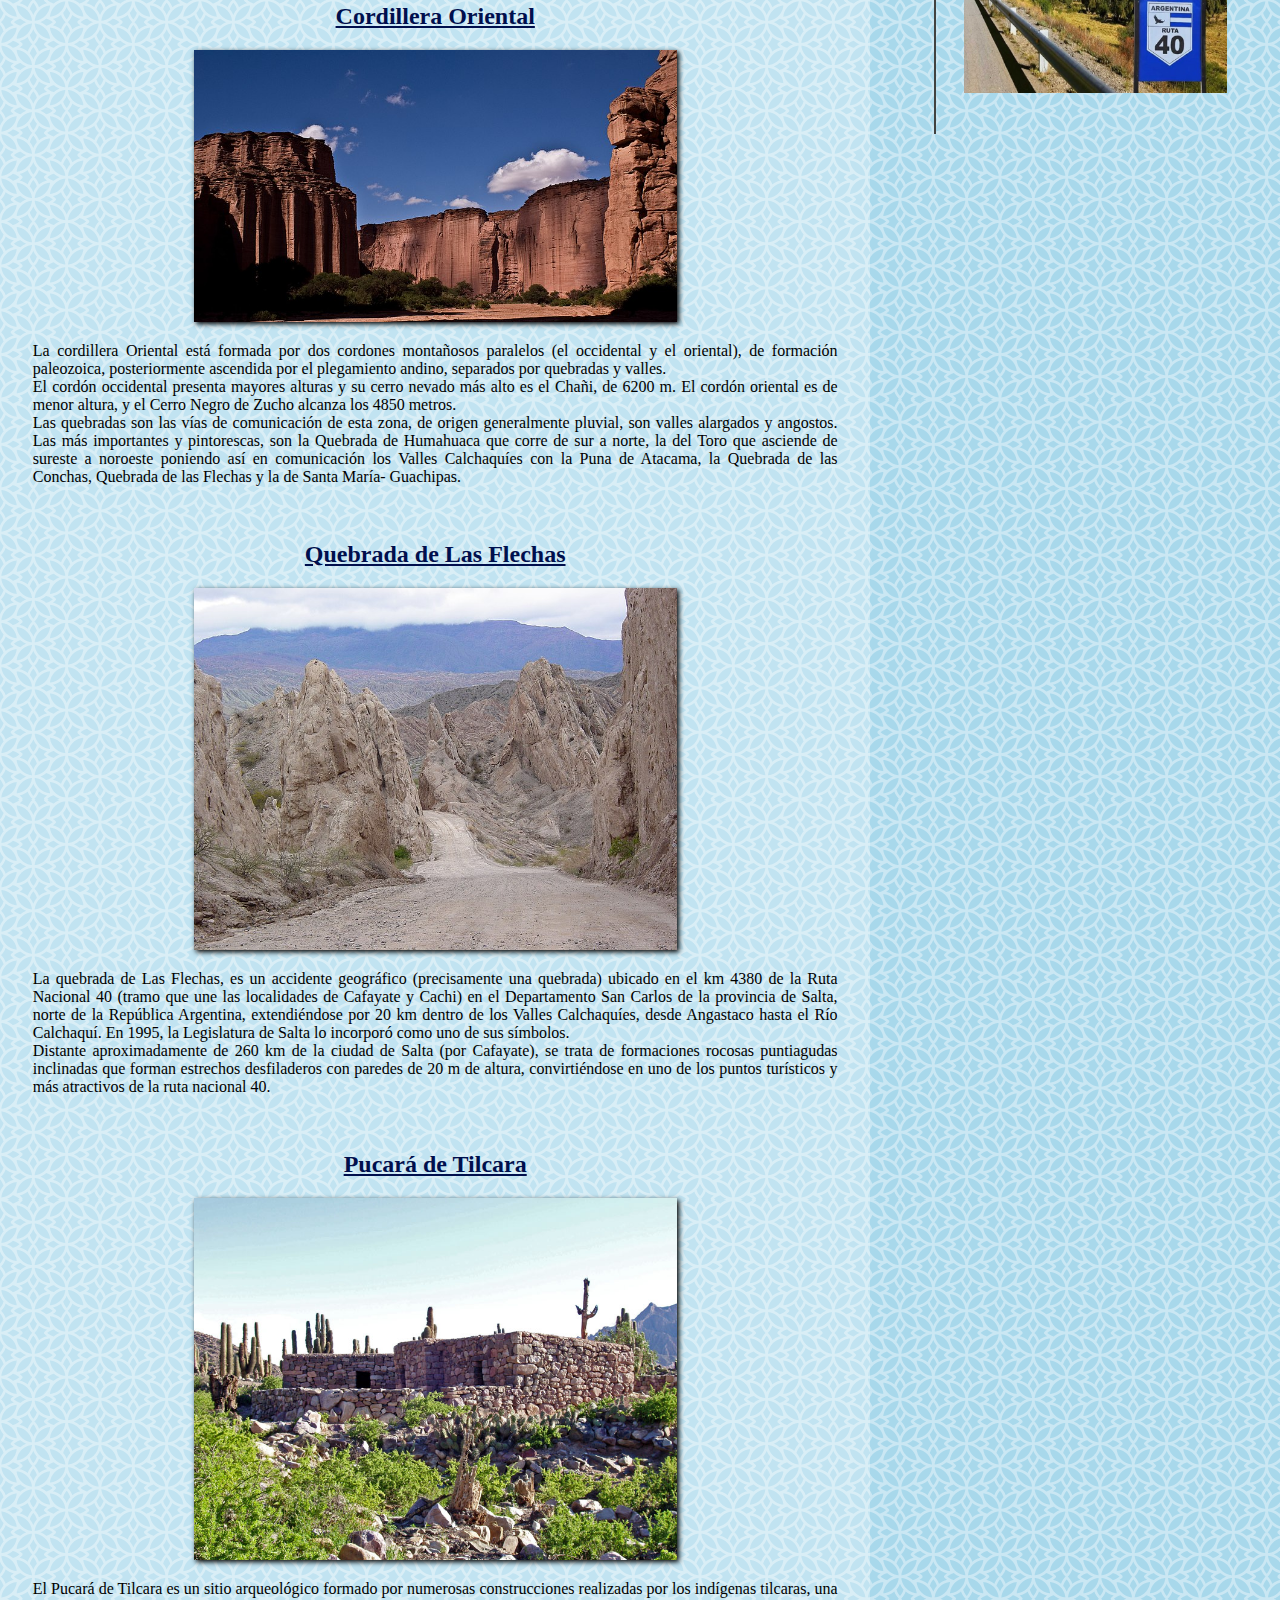
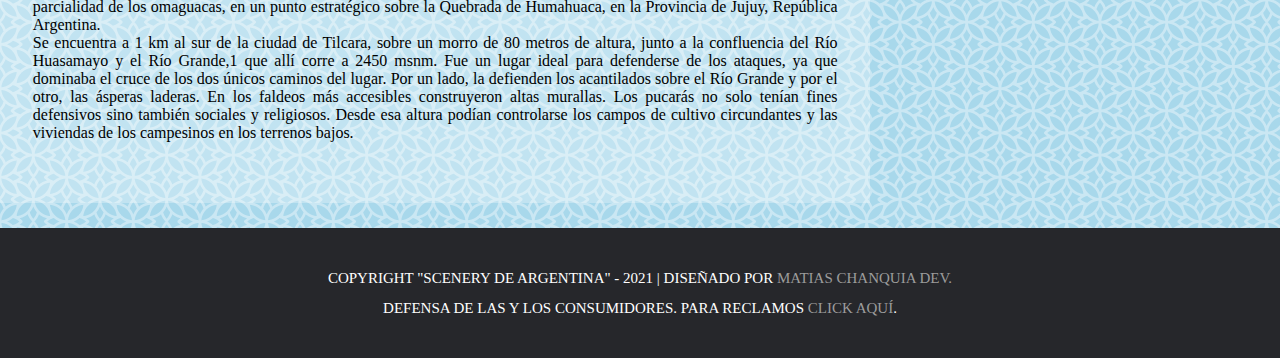
<file: regiones/noa.html>
<!DOCTYPE html>
<html lang="es" dir="ltr">

<head>
  <meta charset="utf-8">
  <meta name="viewport" content="width=device-width, initial-scale=1.0">
  <title>Scenery | Regiones - Noroeste argentino</title>
  <link rel="stylesheet" href="../css/styles.css">
  <link rel="icon" href="../favicon.ico" type="image/vnd.microsoft.icon">
  <link rel="stylesheet" href="https://cdn.jsdelivr.net/npm/bootstrap-icons@1.8.1/font/bootstrap-icons.css">
</head>

<body>
  <header id="header">
    <div id="header-superior">
      <div id="logo-principal">
        <a href="#">
          <img src="../images/scenery_64.png" alt="logo scenery">
          <div id="name-logo">
            <h1>Scenery</h1>
            <h5>de Argentina</h5>
          </div>
        </a>
      </div>
      
      <a id="boton-login" href="../login.html">
        <h3>Iniciar sesión <i class="bi bi-box-arrow-in-right"></i></h3>
      </a>
    </div>
  </header>
  <nav id="menu">
    <ul>
      <li><a href="../index.html"><i class="bi bi-house"></i> Inicio</a></li>
      <li><a href="#"><i class="bi bi-newspaper"></i> Novedades</a></li>
      <li><a href="#"><i class="bi bi-envelope-paper"></i> Guias de viaje</a></li>
      <li><a href="#"><i class="bi bi-currency-dollar"></i> Descuentos</a></li>
      <li><a href="#"><i class="bi bi-person-lines-fill"></i> Contacto</a></li>
    </ul>
  </nav>
  <section id="section">
    <div class="present-region">
        <h2>Noroeste argentino</h2>
        <img src="../images/noa.png" alt="mapa argentino - noroeste argentino">
        <p>El noroeste argentino (NOA) es una región histórico-geográfica de la Argentina, estando integrada por las provincias de: Jujuy, Salta, Tucumán, Catamarca, La Rioja y Santiago del Estero. <br>
            La región del NOA está fundamentada en consideraciones de índole histórico y geográficas, y se relaciona con la llamada Región del Noroeste Argentino desde 1999, una subdivisión de la Región del Norte Grande Argentino, por lo tanto, la circunscripción política del NOA.</p>
    </div>
    <article class="article">
        <h2>Cordillera Oriental</h2>
        <img src="../images/cordillera.jpg" alt="cordilera oriental">
        <p>La cordillera Oriental está formada por dos cordones montañosos paralelos (el occidental y el oriental), de formación paleozoica, posteriormente ascendida por el plegamiento andino, separados por quebradas y valles. <br>
            El cordón occidental presenta mayores alturas y su cerro nevado más alto es el Chañi, de 6200 m. El cordón oriental es de menor altura, y el Cerro Negro de Zucho alcanza los 4850 metros. <br>
            Las quebradas son las vías de comunicación de esta zona, de origen generalmente pluvial, son valles alargados y angostos. Las más importantes y pintorescas, son la Quebrada de Humahuaca que corre de sur a norte, la del Toro que asciende de sureste a noroeste poniendo así en comunicación los Valles Calchaquíes con la Puna de Atacama, la Quebrada de las Conchas, Quebrada de las Flechas y la de Santa María- Guachipas.</p>
    </article>
    <article class="article">
        <h2>Quebrada de Las Flechas</h2>
        <img src="../images/quebrada_flechas.jpg" alt="Quebrada de Las Flechas">
        <p>La quebrada de Las Flechas, es un accidente geográfico (precisamente una quebrada) ubicado en el km 4380 de la Ruta Nacional 40 (tramo que une las localidades de Cafayate y Cachi) en el Departamento San Carlos de la provincia de Salta, norte de la República Argentina, extendiéndose por 20 km dentro de los Valles Calchaquíes, desde Angastaco hasta el Río Calchaquí. En 1995, la Legislatura de Salta lo incorporó como uno de sus símbolos. <br>
            Distante aproximadamente de 260 km de la ciudad de Salta (por Cafayate), se trata de formaciones rocosas puntiagudas inclinadas que forman estrechos desfiladeros con paredes de 20 m de altura, convirtiéndose en uno de los puntos turísticos y más atractivos de la ruta nacional 40.</p>
    </article>
    <article class="article">
        <h2>Pucará de Tilcara</h2>
        <img src="../images/tilcara_pucara.jpg" alt="Pucará de Tilcara">
        <p>El Pucará de Tilcara es un sitio arqueológico formado por numerosas construcciones realizadas por los indígenas tilcaras, una parcialidad de los omaguacas, en un punto estratégico sobre la Quebrada de Humahuaca, en la Provincia de Jujuy, República Argentina. <br>
            Se encuentra a 1 km al sur de la ciudad de Tilcara, sobre un morro de 80 metros de altura, junto a la confluencia del Río Huasamayo y el Río Grande,1​ que allí corre a 2450 msnm. Fue un lugar ideal para defenderse de los ataques, ya que dominaba el cruce de los dos únicos caminos del lugar. Por un lado, la defienden los acantilados sobre el Río Grande y por el otro, las ásperas laderas. En los faldeos más accesibles construyeron altas murallas. Los pucarás no solo tenían fines defensivos sino también sociales y religiosos. Desde esa altura podían controlarse los campos de cultivo circundantes y las viviendas de los campesinos en los terrenos bajos.</p>
    </article>
  </section>

  <aside id="aside">
    <form action="">
      <input type="text" placeholder="Escribe tu busqueda" name="buscador" id="buscador" required>
      <label for="buscador"><i class="bi bi-search"></i> </label>
    </form>
    <h2>Noticias Relevantes:</h2>
    <article>
      <h3><a title="Ver nota" href="https://www.expreso.info/noticias/internacional/87787_322m_de_turistas_viajaron_en_verano_por_argentina" target="_blank">32,2M de turistas viajaron en verano por Argentina.
        <img src="../images/indec.jpg" alt="indec">
      </a></h3>
    </article>
    <article>
      <h3><a title="Ver nota" href="https://www.cronista.com/clase/break/los-4-viajes-que-deberias-reservar-ya-si-quieres-disfrutar-de-la-semana-santa/" target="_blank">Los 4 viajes increíbles por Argentina para hacer la reserva ya
        <img src="../images/arg.jpg" alt="ruta argentina">
      </a></h3>
    </article>
  </aside>
  
  <footer>
    <div>
      <p>Copyright "Scenery de Argentina" - 2021 | Diseñado por <a target="_blank" href="https://github.com/matiaschanquia">Matias Chanquia Dev.</a> </p>
      <p>Defensa de las y los consumidores. Para reclamos <a href="#">click aquí</a>.</p>
    </div>
  </footer>

</body>

</html>
</file>
<file: css/styles.css>
* {
  margin: 0;
  padding: 0;
  box-sizing: border-box;
}

body {
  background: #FFF url('../images/bush.png') repeat scroll;
  font-family: Georgia, 'Times New Roman', Times, serif;
}

a {
  text-decoration: none;
  color: black;
}



/* ###################### HEADER ###################### */


#header {
  height: 100vh;
  overflow: hidden;
  background: #00759c url('../images/patagonia.jpg') no-repeat scroll center;
  background-size: cover;
}

#header-superior {
  background: rgb(254,255,253);
  background: linear-gradient(0deg, rgba(254,255,253,0.5242471988795518) 0%, rgba(87,89,83,1) 50%, rgba(3,6,3,0.9304096638655462) 100%);
  box-shadow: 0px 1px 20px 5px black;
  border-radius: 1.5em;
  margin: 30px auto;
  width: 80%;
  display: flex;
  justify-content: space-between;
  align-items: center;
}

#header-superior #logo-principal {
  white-space: nowrap;
  margin: 14px 20px;
}

#name-logo {
  color: #a1cdfb;
  text-shadow: 2px 2px 2px black;
  display: inline-block;
  position: relative;
  left: 4px;
  bottom: 2px;
}

#boton-login {
  text-decoration: none;
  color: #FFF;
  white-space: nowrap;
  box-shadow: 0px 2px 12px -0.7px black;
  text-shadow: 2px 2px 2px black;
  text-align: center;
  border-radius: 0.9em;
  background-color: #a1cdfb;
  margin: 14px 20px;
  padding: 15px 11px;
  transition: all .25s ease-in-out;
}

#boton-login i {
  position: relative;
  top: 1px;
}

#boton-login:hover {
  transition: all .25s ease-in-out;
  background-color: #77b6f7;
}

#boton-login:active {
  transition: all .05s ease-in-out;
  background-color: #77b6f7;
  outline: solid 3px #60a6eb5f;
}

@media (max-width: 575px) {
  #header-superior {
    flex-direction: column;
  }
}

/* ###################### NAV ###################### */


#menu {
  background: #414240;
  display: block;
  border-top: solid black 2px;
  position: sticky;
  top: 0;
  z-index: 99;
}

#menu > ul {
  width: 80%;
  display: flex;
  height: 100%;
  margin: 0 auto;
  padding: 10px;
  justify-content: space-around;
  align-items: center;
  flex-wrap: wrap;
}

#menu > ul > li {
  display: inline-block;
  text-align: center;
  white-space: nowrap;
  margin: 5px 10px;
  position: relative;
}

#menu > ul > li > a {
  text-decoration: none;
  text-shadow: 2px 1px 1px black;
  color: #a1cdfb;
  font-weight: 600;
  padding: 3px;
  transition: all .15s ease-in-out;
}

#menu > ul > li > a:hover {
  transition: all .15s ease-in-out;
  border-bottom: solid 2px #77b6f7;
}

#menu a:active {
  color: #77b6f7;
  text-shadow: none;
}

#menu .sub-menu {
  position: absolute;
  left: -35px;
  /* top: 25px; */
  background-color: #a1cdfb;
  list-style-type: none;
  display: none;
  width: 180px;
  border: #000 solid 1px;
  z-index: 999;
}

#menu .sub-menu > li {
  margin: 4px 0;
}

#menu .sub-menu > li > a {
  color: white;
  text-shadow: 1px 1px 2px black;
}

#menu .sub-menu > li > a:hover {
  color: rgb(214, 214, 214);
}

#menu > ul > li:hover .sub-menu {
  display: block;
}


@media (max-width: 585px) {
  #menu ul {
    width: 90%;
  }
}


/* ###################### SECTION / ASIDE / FOOTER ###################### */


#section {
  width: 68%;
  float: left;
  /* box-shadow: 2px 2px 10px -1px rgb(0, 0, 0); */
  background: rgba(255, 255, 255, 0.289);
  margin: 2% 0;
  padding: 2% 1%;
}

#aside {
  width: 25%;
  float: right;
  border-left: #414240 solid 2px;
  margin: 2% 2% 0 0;
  padding: 2% 1%;
  text-align: center;
}

@media (max-width: 768px) {
  #section {
    width: 58%;
  }
  #aside {
    width: 35%;
  }
}

@media (max-width: 575px) {
  #section {
    width: 100%;
  }
  #aside {
    width: 100%;
    border: none;
  }
}

.regiones {
  max-width: 500px;
  margin: 10px auto;
}

.regiones h2 {
  text-align: center;
  margin: 0 0 20px;
  color: rgb(0, 255, 208);
  text-shadow: 1px 1px 2px rgb(0, 0, 0);
  text-decoration: underline;
}

.indice-regiones {
  display: flex;
  justify-content: space-between;
  align-items: center;
}

.indice-regiones img {
  height: 600px;
  filter: drop-shadow(0px 0px 2px black);
}

.indice-regiones ul {
  list-style: none;
  margin: 20px 0 0;
}

.indice-regiones ul li a {
  color: black;
}

.indice-regiones ul li a:hover {
  color: rgb(102, 102, 102);
  text-shadow: 1px 1px 0 white;
} 

.indice-regiones ul li span {
  border: black solid 1px;
  display: inline-block;
  width: 20px;
  height: 20px;
  position: relative;
  top: 3px;
}

.indice-regiones ul li span.noa {
  background-color: #EE161F;
}

.indice-regiones ul li span.ch {
  background-color: #1CB34B;
}

.indice-regiones ul li span.meso {
  background-color: #D4BD5F;
}

.indice-regiones ul li span.cuyo {
  background-color: #FFCA06;
}

.indice-regiones ul li span.si-pa {
  background-color: #FFB0CA;
}

.indice-regiones ul li span.pa-hu {
  background-color: #B6E717;
}

.indice-regiones ul li span.pa-se {
  background-color: #ba7b56;
}

.indice-regiones ul li span.pata {
  background-color: #EFE5B2;
}

.indice-regiones ul li span.an-ar {
  background-color: #D4D4D4;
}

@media (max-width: 575px) {
  .indice-regiones {
    flex-direction: column;
  }
}

.present-region h2 {
  text-align: center;
  margin: 0 0 20px;
  color: rgb(0, 255, 208);
  text-shadow: 1px 1px 2px rgb(0, 0, 0);
  text-decoration: underline;
}

.present-region img {
  display: block;
  margin: 0 auto;
}

.present-region p {
  margin: 10px;
}

#aside input {
  width: 80%;
  height: 32px;
  font-size: 18px;
}

#aside form label {
  font-size: 25px;
}

#aside > h2 {
  margin: 15px 10px 10px;
}

#aside article img {
  display: block;
  width: 90%;
  margin: 10px auto 0;
}

#aside article h3 {
  margin: 15px 0;
}

#aside article h3 a {
  color: white;
  text-shadow: 1px 1px 2px black;
}

.article {
  padding: 20px;
  margin-bottom: 15px;
}

.article h2 {
  text-align: center;
  margin-bottom: 10px;
  color: rgb(0, 15, 77);
  text-decoration: underline;
}

.article p {
  text-align: justify;
}

.article img {
  width: 60%;
  display: block;
  margin: 20px auto;
  box-shadow: 2px 2px 5px 0 black;
}

.div-horizontal {
  border-bottom: double black 1px;
  height: 0;
  width: 80%;
  margin: 0 auto;
}


footer {
  clear: both;
  text-align: center;
  font-size: 15px;
  background-color: #26272b;
  color: white;
  display: flex;
  justify-content: center;
  align-items: center;
  line-height: 30px;
  text-transform: uppercase;
}

footer div {
  margin: 35px 0;
}

footer div p a {
  color: #9c9c9c;
}

footer div p a:hover {
  color: #c2c0c0;
}

@media (max-width: 575px) {
  .article img {
    width: 80%;
  }
}



/* ###################### LOGIN ###################### */

.login-container {
  width: 50%;
  background: rgb(254,255,253);
  background: linear-gradient(0deg, rgba(254,255,253,0.5242471988795518) 0%, rgba(87,89,83,1) 50%, rgba(3,6,3,0.9304096638655462) 100%);
  margin: 50px auto 10px;
  padding: 20px;
  border: solid black 2px;
  border-radius: 15px;
  display: flex;
  flex-direction: column;
  align-items: center;
  box-shadow: 0px 2px 10px -1px black;
}

.login-container #logo-principal {
  font-size: 30px;
  white-space: nowrap;
}

.login-container #logo-principal img {
  width: 80px;
}

.div-horizontal-login {
  border-bottom: double #a1cdfb 1px;
  height: 0;
  width: 80%;
  margin: 10px auto;
}

.login-container h2 {
  text-decoration: underline;
  text-align: center;
  color: white;
  margin: 10px 0 0;
}

.login-container form {
  width: 80%;
  margin: 10px 0;
  font-size: 18px;
}

.login-container form label, .login-container form input {
  display: block;
} 

.login-container form label {
  color: #a1cdfb;
  text-shadow: 1px 1px 2px #000;
  margin: 20px 0 10px;
}

.login-container form input {
  width: 100%;
  height: 35px;
  padding: 6px;
  background-color: #fff;
  font-size: 18px;
  border-radius: 5px;
  border: black solid 2px;
}

.login-container form [type="submit"] {
  width: 130px;
  color: white;
  text-align: center;
  letter-spacing: 1px;
  text-shadow: 2px 2px 2px black;
  margin: 20px auto 0;
  border: none;
  cursor: pointer;
  background-color: #a1cdfb;
  transition: .2s;
}

.login-container form [type="submit"]:hover {
  box-shadow: 0px 2px 3px -1px #000;
  translate: .2s;
}

.login-container .recuperar {
  text-align: center;
}

.login-container .recuperar a:link, .login-container p a:visited {
  color: black;
  font-weight: 900;
}

.login-container .recuperar a:hover {
  text-decoration: underline;
}

.login-container .signup {
  width: 130px;
  color: white;
  text-align: center;
  height: 35px;
  font-size: 18px;
  line-height: 35px;
  letter-spacing: 1px;
  text-shadow: 2px 2px 2px black;
  margin: 20px auto 0;
  border: none;
  border-radius: 5px;
  cursor: pointer;
  background-color: #a1cdfb;
  transition: .2s;
}

.login-container .signup:hover {
  box-shadow: 0px 2px 3px -1px #000;
  translate: .2s;
}

.login-container .back-home {
  font-size: 20px;
  text-shadow: 1px 1px 1px rgb(114, 114, 114);
  margin: 10px 0;
  align-self: flex-start;
  transition: .2s;
}

.login-container .back-home:hover {
  transform: scale(1.2);
}

@media (max-width: 768px) {
  .login-container {
    width: 70%;
  }
}

@media (max-width: 575px) {
  .login-container {
    width: 95%;
  }
}


/* ###################### CONTACT ###################### */

.titulo-contact {
  text-align: center;
  text-transform: uppercase;
  text-decoration: underline;
  color: #77b6f7;
  text-shadow: 1px 1px 0px white, 2px 2px 2px black;
}

.form-contact {
  display: flex;
  flex-direction: column;
  height: 300px;
  width: 500px;
  margin: 0 auto;
  justify-content: space-evenly;
}

.form-contact > div {
  display: flex;
  justify-content: space-between;
}

.form-contact textarea {
  min-width: 200px;
  min-height: 150px;
  max-width: 500px;
  max-height: 200px;
}

.form-contact [type="submit"] {
  width: 80px;
  height: 30px;
  margin: 0 auto;
  cursor: pointer;
}

.nosotros {
  width: 90%;
  border: rgb(57, 114, 201) solid 2px;
  border-radius: 15px;
}
</file>
